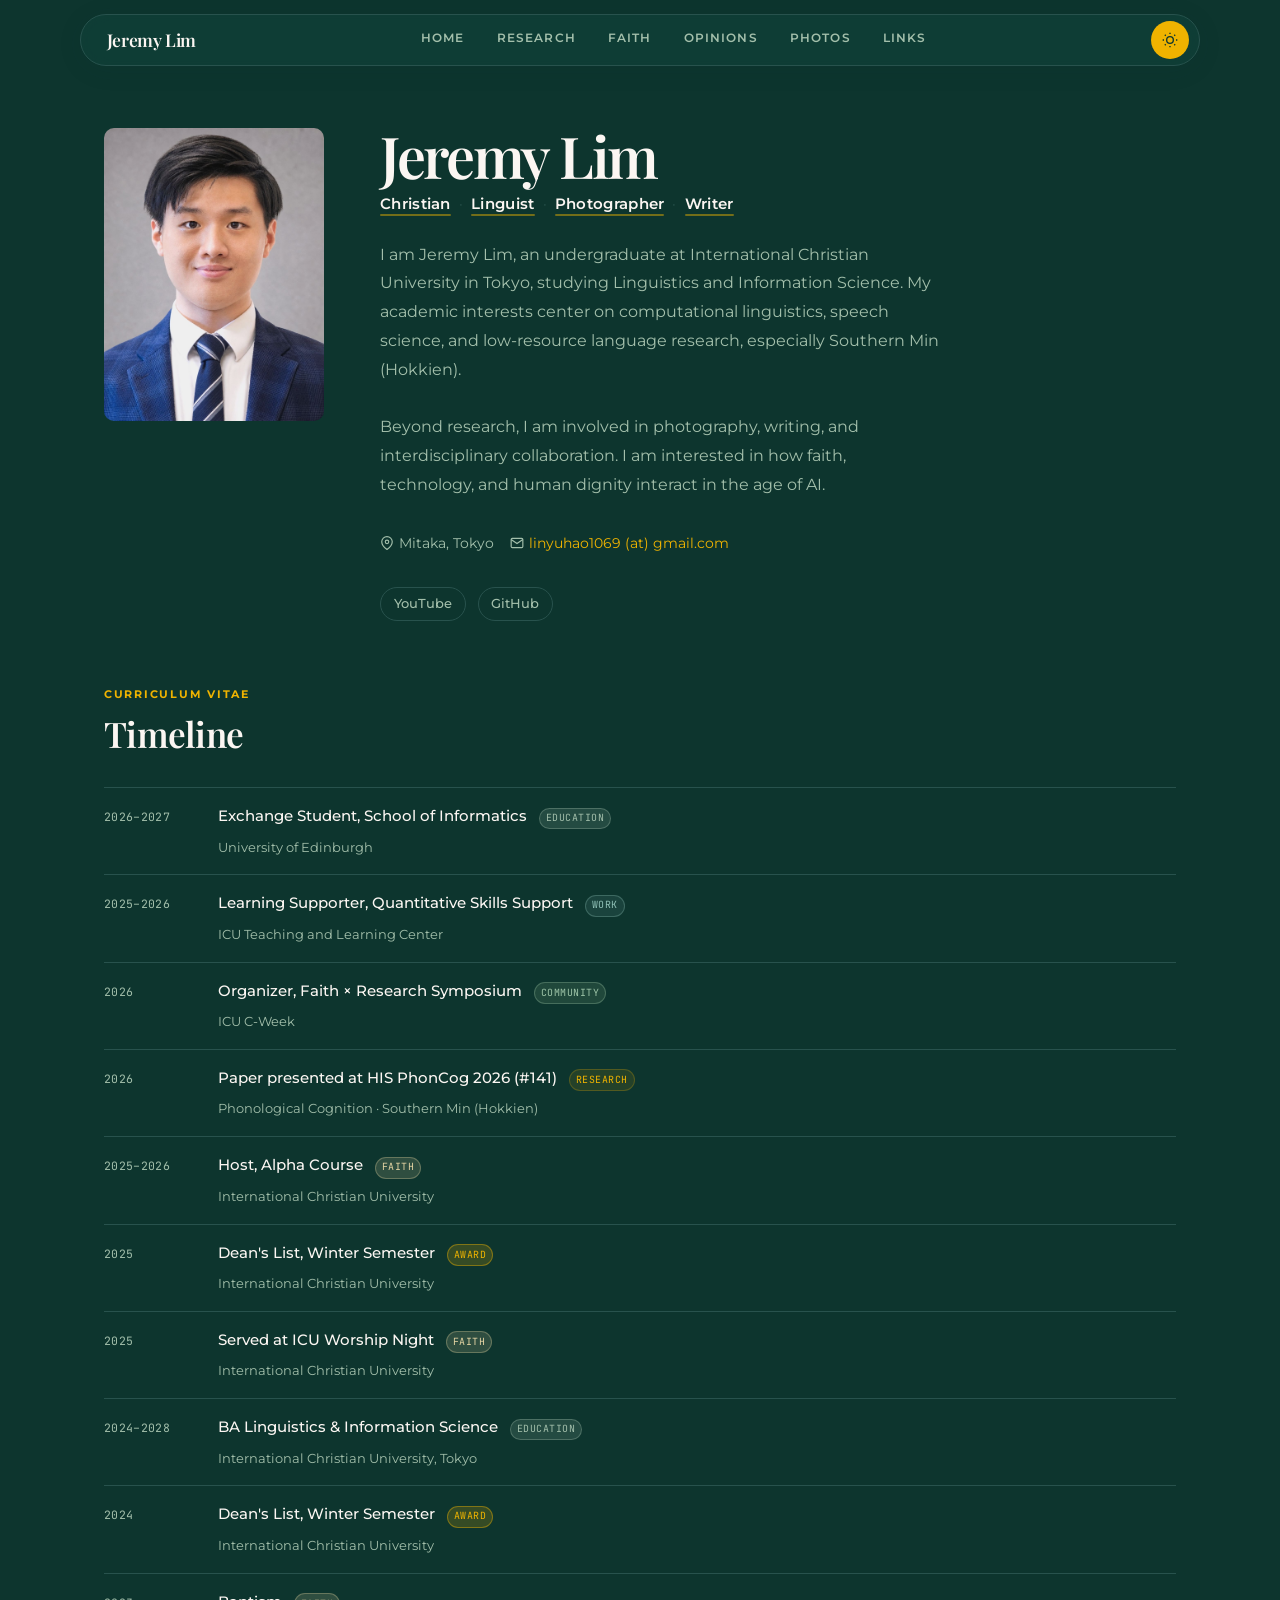
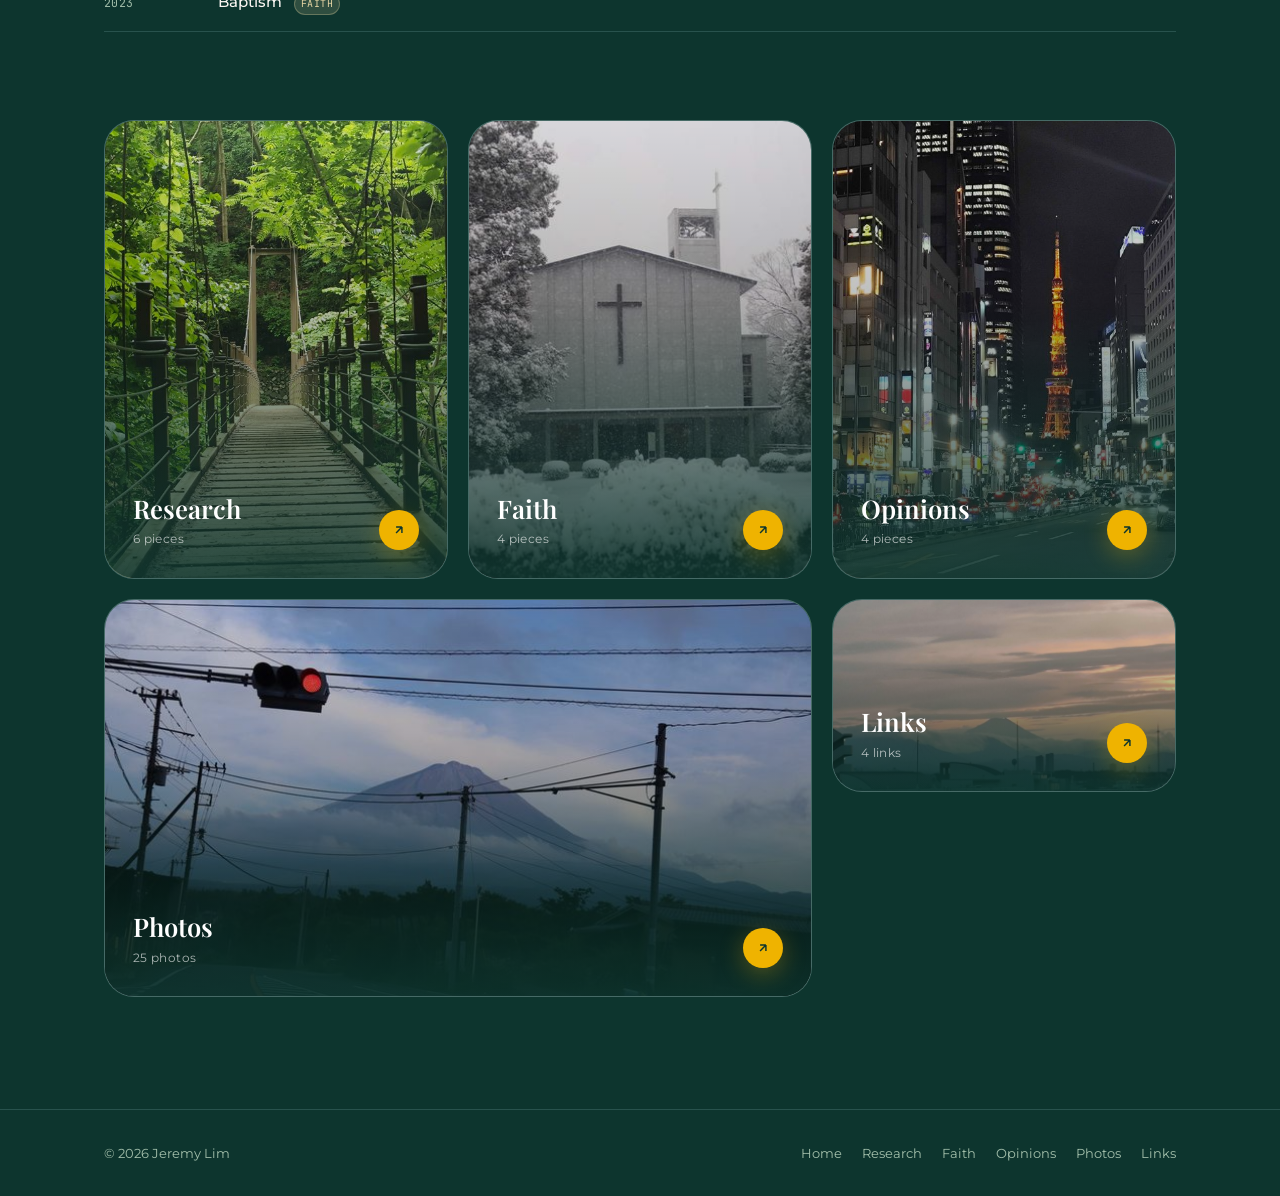
<file: index.html>
<!DOCTYPE html>
<html lang="en" data-theme="light">
<head>
  <meta charset="UTF-8">
  <meta name="viewport" content="width=device-width, initial-scale=1.0">
  <title>Jeremy Lim</title>
  <meta name="description" content="Personal site of Jeremy Lim — linguist, photographer, writer, and Christian.">
  <link rel="preconnect" href="https://fonts.googleapis.com">
  <link rel="preconnect" href="https://fonts.gstatic.com" crossorigin>
  <link href="https://fonts.googleapis.com/css2?family=Montserrat:wght@400;500;600;700&family=Playfair+Display:ital,wght@0,400;0,600;1,400&family=JetBrains+Mono:wght@400&display=swap" rel="stylesheet">
  <link rel="stylesheet" href="css/style.css">
  <script data-role="theme-preload">(function(){try{var t=localStorage.getItem("theme")||"dark";document.documentElement.setAttribute("data-theme",t);}catch(e){}})();</script>
</head>
<body>

  <!-- Navigation -->
  <nav class="nav">
    <div class="nav__inner">
      <a href="index.html" class="nav__logo">Jeremy Lim</a>
      <div class="nav__links">
        <a href="index.html"     class="nav__link">Home</a>
        <a href="research.html"  class="nav__link">Research</a>
        <a href="faith.html"     class="nav__link">Faith</a>
        <a href="opinions.html"  class="nav__link">Opinions</a>
        <a href="gallery.html"   class="nav__link">Photos</a>
        <a href="links.html"     class="nav__link">Links</a>
      </div>
      <div class="nav__controls">
        <button class="theme-btn" aria-label="Toggle theme">
          <svg class="icon-sun"  xmlns="http://www.w3.org/2000/svg" fill="none" viewBox="0 0 24 24" stroke="currentColor" stroke-width="2" style="display:none"><circle cx="12" cy="12" r="5"/><path d="M12 1v2M12 21v2M4.22 4.22l1.42 1.42M18.36 18.36l1.42 1.42M1 12h2M21 12h2M4.22 19.78l1.42-1.42M18.36 5.64l1.42-1.42"/></svg>
          <svg class="icon-moon" xmlns="http://www.w3.org/2000/svg" fill="none" viewBox="0 0 24 24" stroke="currentColor" stroke-width="2"><path d="M21 12.79A9 9 0 1111.21 3 7 7 0 0021 12.79z"/></svg>
        </button>
        <button class="nav__toggle" aria-label="Open menu"><span></span><span></span><span></span></button>
      </div>
    </div>
    <div class="nav__mobile">
      <a href="index.html"    class="nav__link">Home</a>
      <a href="research.html" class="nav__link">Research</a>
      <a href="faith.html"    class="nav__link">Faith</a>
      <a href="opinions.html" class="nav__link">Opinions</a>
      <a href="gallery.html"  class="nav__link">Photos</a>
      <a href="links.html"    class="nav__link">Links</a>
    </div>
  </nav>

  <!-- ===== Profile ===== -->
  <section class="profile">
    <div class="container">
      <div class="profile__grid">

        <div class="profile__photo-wrap reveal">
          <div class="profile__photo" id="profile-photo">Your photo</div>
        </div>

        <div class="reveal">
          <h1 class="profile__name" id="profile-name">Jeremy Lim</h1>
          <p  class="profile__tagline" id="profile-tagline"></p>
          <p  class="profile__bio"    id="profile-bio"></p>

          <div class="profile__meta">
            <span>
              <svg xmlns="http://www.w3.org/2000/svg" width="14" height="14" fill="none" viewBox="0 0 24 24" stroke="currentColor" stroke-width="2"><path d="M21 10c0 7-9 13-9 13s-9-6-9-13a9 9 0 0118 0z"/><circle cx="12" cy="10" r="3"/></svg>
              <span id="profile-location"></span>
            </span>
            <span>
              <svg xmlns="http://www.w3.org/2000/svg" width="14" height="14" fill="none" viewBox="0 0 24 24" stroke="currentColor" stroke-width="2"><path d="M4 4h16c1.1 0 2 .9 2 2v12c0 1.1-.9 2-2 2H4c-1.1 0-2-.9-2-2V6c0-1.1.9-2 2-2z"/><polyline points="22,6 12,13 2,6"/></svg>
              <a href="mailto:" id="profile-email"></a>
            </span>
          </div>

          <div class="profile__socials" id="profile-socials"></div>
        </div>

      </div>
    </div>
  </section>

  <!-- ===== CV Timeline ===== -->
  <section class="cv-section">
    <div class="container">
      <div class="cv-header reveal">
        <div class="section-label">Curriculum Vitae</div>
        <h2 class="section-title">Timeline</h2>
      </div>
      <div class="cv-list reveal" id="cv-list"></div>
    </div>
  </section>

  <!-- ===== Section cards ===== -->
  <section class="modules">
    <div class="container">
      <div class="modules__grid">

        <a href="research.html" class="module-card" data-module="research">
          <div class="module-card__bg"></div>
          <div class="module-card__overlay">
            <div>
              <div class="module-card__title">Research</div>
              <div class="module-card__sub"></div>
            </div>
          </div>
          <div class="module-card__arrow"><svg xmlns="http://www.w3.org/2000/svg" width="14" height="14" fill="none" viewBox="0 0 24 24" stroke="currentColor" stroke-width="2.5"><path d="M7 17L17 7M17 7H7M17 7v10"/></svg></div>
        </a>

        <a href="faith.html" class="module-card" data-module="faith">
          <div class="module-card__bg"></div>
          <div class="module-card__overlay">
            <div>
              <div class="module-card__title">Faith</div>
              <div class="module-card__sub"></div>
            </div>
          </div>
          <div class="module-card__arrow"><svg xmlns="http://www.w3.org/2000/svg" width="14" height="14" fill="none" viewBox="0 0 24 24" stroke="currentColor" stroke-width="2.5"><path d="M7 17L17 7M17 7H7M17 7v10"/></svg></div>
        </a>

        <a href="opinions.html" class="module-card" data-module="opinions">
          <div class="module-card__bg"></div>
          <div class="module-card__overlay">
            <div>
              <div class="module-card__title">Opinions</div>
              <div class="module-card__sub"></div>
            </div>
          </div>
          <div class="module-card__arrow"><svg xmlns="http://www.w3.org/2000/svg" width="14" height="14" fill="none" viewBox="0 0 24 24" stroke="currentColor" stroke-width="2.5"><path d="M7 17L17 7M17 7H7M17 7v10"/></svg></div>
        </a>

        <a href="gallery.html" class="module-card" data-module="photos">
          <div class="module-card__bg"></div>
          <div class="module-card__overlay">
            <div>
              <div class="module-card__title">Photos</div>
              <div class="module-card__sub"></div>
            </div>
          </div>
          <div class="module-card__arrow"><svg xmlns="http://www.w3.org/2000/svg" width="14" height="14" fill="none" viewBox="0 0 24 24" stroke="currentColor" stroke-width="2.5"><path d="M7 17L17 7M17 7H7M17 7v10"/></svg></div>
        </a>

        <a href="links.html" class="module-card" data-module="links">
          <div class="module-card__bg"></div>
          <div class="module-card__overlay">
            <div>
              <div class="module-card__title">Links</div>
              <div class="module-card__sub"></div>
            </div>
          </div>
          <div class="module-card__arrow"><svg xmlns="http://www.w3.org/2000/svg" width="14" height="14" fill="none" viewBox="0 0 24 24" stroke="currentColor" stroke-width="2.5"><path d="M7 17L17 7M17 7H7M17 7v10"/></svg></div>
        </a>

      </div>
    </div>
  </section>

  <!-- Footer -->
  <footer class="footer">
    <div class="container">
      <div class="footer__inner">
        <span>&copy; <span id="yr"></span> Jeremy Lim</span>
        <div class="footer__links">
          <a href="index.html">Home</a>
          <a href="research.html">Research</a>
          <a href="faith.html">Faith</a>
          <a href="opinions.html">Opinions</a>
          <a href="gallery.html">Photos</a>
          <a href="links.html">Links</a>
        </div>
      </div>
    </div>
  </footer>

  <button class="back-to-top" aria-label="Back to top">
    <svg xmlns="http://www.w3.org/2000/svg" width="16" height="16" fill="none" viewBox="0 0 24 24" stroke="currentColor" stroke-width="2.5"><polyline points="18 15 12 9 6 15"/></svg>
  </button>

  <script src="js/app.js"></script>
  <script>document.getElementById('yr').textContent = new Date().getFullYear();</script>
</body>
</html>
</file>
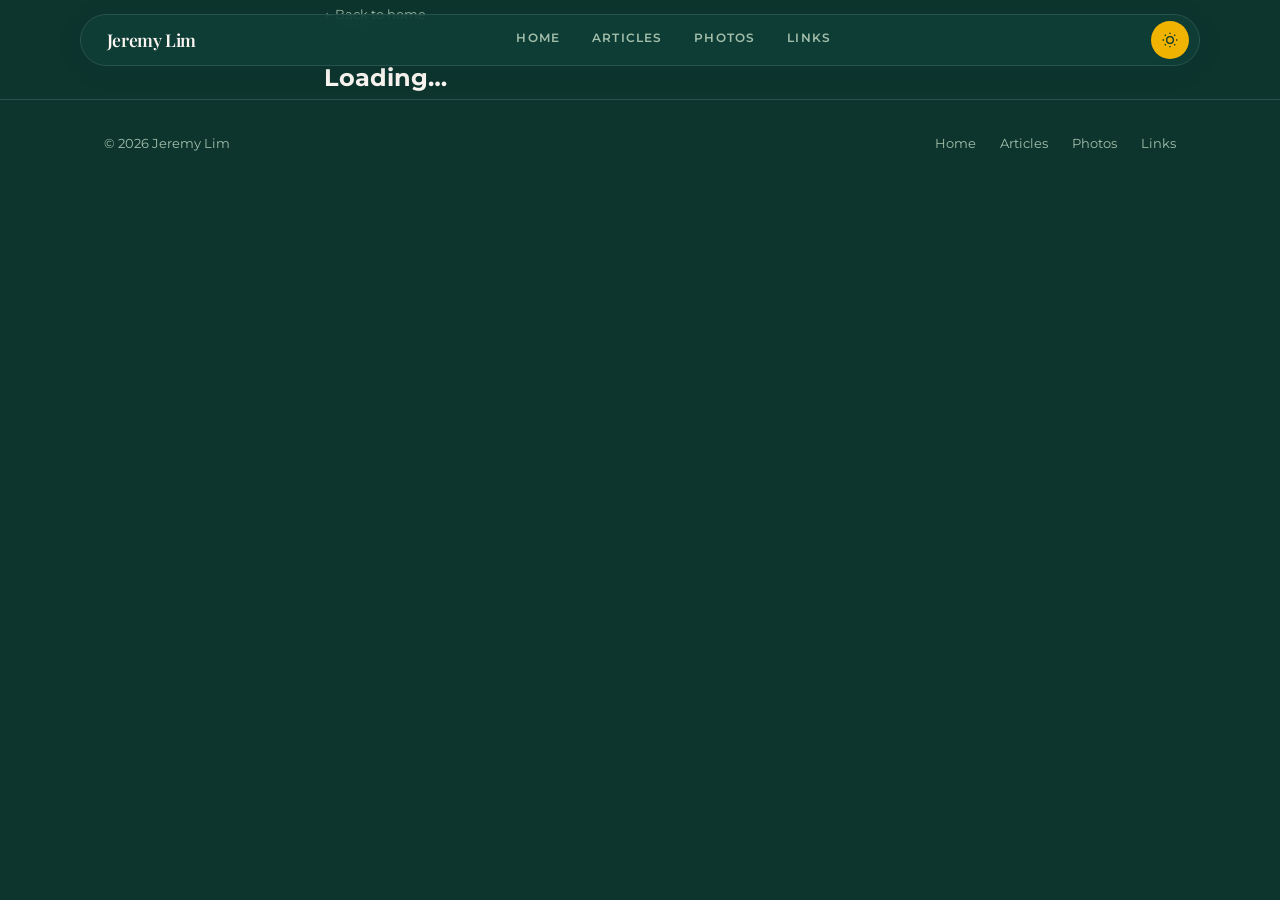
<file: about.html>
<!DOCTYPE html>
<html lang="en" data-theme="light">
<head>
  <meta charset="UTF-8">
  <meta name="viewport" content="width=device-width, initial-scale=1.0">
  <title>About — Jeremy Lim</title>
  <link rel="preconnect" href="https://fonts.googleapis.com">
  <link rel="preconnect" href="https://fonts.gstatic.com" crossorigin>
  <link href="https://fonts.googleapis.com/css2?family=Montserrat:wght@400;500;600;700&family=Playfair+Display:ital,wght@0,400;0,600;1,400&family=JetBrains+Mono:wght@400&display=swap" rel="stylesheet">
  <link rel="stylesheet" href="css/style.css">
  <script data-role="theme-preload">(function(){try{var t=localStorage.getItem("theme")||"dark";document.documentElement.setAttribute("data-theme",t);}catch(e){}})();</script>
</head>
<body>

  <nav class="nav">
    <div class="nav__inner">
      <a href="index.html" class="nav__logo">Jeremy Lim</a>
      <div class="nav__links">
        <a href="index.html"    class="nav__link">Home</a>
        <a href="articles.html" class="nav__link">Articles</a>
        <a href="gallery.html"  class="nav__link">Photos</a>
        <a href="links.html"    class="nav__link">Links</a>
      </div>
      <div class="nav__controls">
        <button class="theme-btn" aria-label="Toggle theme">
          <svg class="icon-sun"  xmlns="http://www.w3.org/2000/svg" fill="none" viewBox="0 0 24 24" stroke="currentColor" stroke-width="2" style="display:none"><circle cx="12" cy="12" r="5"/><path d="M12 1v2M12 21v2M4.22 4.22l1.42 1.42M18.36 18.36l1.42 1.42M1 12h2M21 12h2M4.22 19.78l1.42-1.42M18.36 5.64l1.42-1.42"/></svg>
          <svg class="icon-moon" xmlns="http://www.w3.org/2000/svg" fill="none" viewBox="0 0 24 24" stroke="currentColor" stroke-width="2"><path d="M21 12.79A9 9 0 1111.21 3 7 7 0 0021 12.79z"/></svg>
        </button>
        <button class="nav__toggle" aria-label="Open menu"><span></span><span></span><span></span></button>
      </div>
    </div>
    <div class="nav__mobile">
      <a href="index.html"    class="nav__link">Home</a>
      <a href="articles.html" class="nav__link">Articles</a>
      <a href="gallery.html"  class="nav__link">Photos</a>
      <a href="links.html"    class="nav__link">Links</a>
    </div>
  </nav>

  <article class="role">
    <div class="container container--narrow">
      <a href="index.html" class="reader__back">&larr; Back to home</a>

      <!-- Switch between the four facets without going back to the homepage -->
      <nav class="role-switch" id="role-switch" aria-label="Sections"></nav>

      <div class="role__hero" id="role-hero" style="display:none"></div>
      <h1 class="role__title" id="role-title">Loading…</h1>
      <p  class="role__lead"  id="role-lead"></p>
      <div class="prose"      id="role-body"></div>
      <div class="role__links" id="role-links"></div>
    </div>
  </article>

  <footer class="footer">
    <div class="container">
      <div class="footer__inner">
        <span>&copy; <span id="yr"></span> Jeremy Lim</span>
        <div style="display:flex;gap:1.5rem;">
          <a href="index.html">Home</a>
          <a href="articles.html">Articles</a>
          <a href="gallery.html">Photos</a>
          <a href="links.html">Links</a>
        </div>
      </div>
    </div>
  </footer>

  <button class="back-to-top" aria-label="Back to top">
    <svg xmlns="http://www.w3.org/2000/svg" width="16" height="16" fill="none" viewBox="0 0 24 24" stroke="currentColor" stroke-width="2.5"><polyline points="18 15 12 9 6 15"/></svg>
  </button>

  <script src="js/app.js"></script>
  <script>document.getElementById('yr').textContent = new Date().getFullYear();</script>
</body>
</html>
</file>
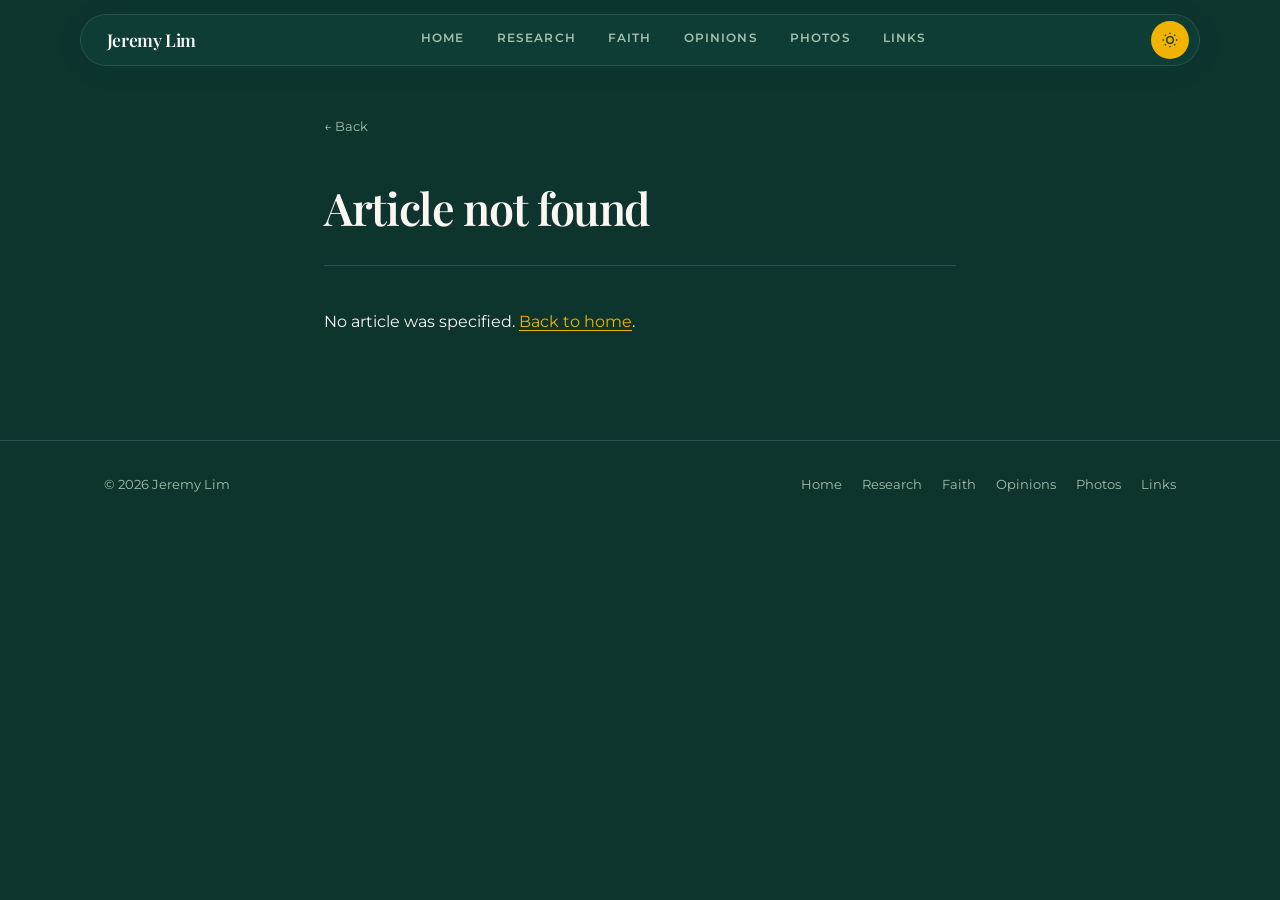
<file: article.html>
<!DOCTYPE html>
<html lang="en" data-theme="light">
<head>
  <meta charset="UTF-8">
  <meta name="viewport" content="width=device-width, initial-scale=1.0">
  <title>Article — Jeremy Lim</title>
  <link rel="preconnect" href="https://fonts.googleapis.com">
  <link rel="preconnect" href="https://fonts.gstatic.com" crossorigin>
  <link href="https://fonts.googleapis.com/css2?family=Montserrat:wght@400;500;600;700&family=Playfair+Display:ital,wght@0,400;0,600;1,400&family=JetBrains+Mono:wght@400&display=swap" rel="stylesheet">
  <link rel="stylesheet" href="css/style.css">
  <script data-role="theme-preload">(function(){try{var t=localStorage.getItem("theme")||"dark";document.documentElement.setAttribute("data-theme",t);}catch(e){}})();</script>
</head>
<body>

  <nav class="nav">
    <div class="nav__inner">
      <a href="index.html" class="nav__logo">Jeremy Lim</a>
      <div class="nav__links">
        <a href="index.html"     class="nav__link">Home</a>
        <a href="research.html"  class="nav__link">Research</a>
        <a href="faith.html"     class="nav__link">Faith</a>
        <a href="opinions.html"  class="nav__link">Opinions</a>
        <a href="gallery.html"   class="nav__link">Photos</a>
        <a href="links.html"     class="nav__link">Links</a>
      </div>
      <div class="nav__controls">
        <button class="theme-btn" aria-label="Toggle theme">
          <svg class="icon-sun"  xmlns="http://www.w3.org/2000/svg" fill="none" viewBox="0 0 24 24" stroke="currentColor" stroke-width="2" style="display:none"><circle cx="12" cy="12" r="5"/><path d="M12 1v2M12 21v2M4.22 4.22l1.42 1.42M18.36 18.36l1.42 1.42M1 12h2M21 12h2M4.22 19.78l1.42-1.42M18.36 5.64l1.42-1.42"/></svg>
          <svg class="icon-moon" xmlns="http://www.w3.org/2000/svg" fill="none" viewBox="0 0 24 24" stroke="currentColor" stroke-width="2"><path d="M21 12.79A9 9 0 1111.21 3 7 7 0 0021 12.79z"/></svg>
        </button>
        <button class="nav__toggle" aria-label="Open menu"><span></span><span></span><span></span></button>
      </div>
    </div>
    <div class="nav__mobile">
      <a href="index.html"    class="nav__link">Home</a>
      <a href="research.html" class="nav__link">Research</a>
      <a href="faith.html"    class="nav__link">Faith</a>
      <a href="opinions.html" class="nav__link">Opinions</a>
      <a href="gallery.html"  class="nav__link">Photos</a>
      <a href="links.html"    class="nav__link">Links</a>
    </div>
  </nav>

  <!-- Reading progress -->
  <div class="read-progress"><div class="read-progress__bar" id="read-bar"></div></div>

  <article class="reader">
    <div class="container container--narrow">
      <a href="index.html" class="reader__back">&larr; Back</a>
      <div class="reader__hero" id="reader-hero" style="display:none"></div>
      <div class="reader__meta" id="reader-meta"></div>
      <h1 class="reader__title" id="reader-title">Loading…</h1>
      <div class="reader__pdf" id="reader-pdf" style="display:none"></div>
      <div class="prose" id="reader-body"></div>
    </div>
  </article>

  <footer class="footer">
    <div class="container">
      <div class="footer__inner">
        <span>&copy; <span id="yr"></span> Jeremy Lim</span>
        <div class="footer__links">
          <a href="index.html">Home</a>
          <a href="research.html">Research</a>
          <a href="faith.html">Faith</a>
          <a href="opinions.html">Opinions</a>
          <a href="gallery.html">Photos</a>
          <a href="links.html">Links</a>
        </div>
      </div>
    </div>
  </footer>

  <button class="back-to-top" aria-label="Back to top">
    <svg xmlns="http://www.w3.org/2000/svg" width="16" height="16" fill="none" viewBox="0 0 24 24" stroke="currentColor" stroke-width="2.5"><polyline points="18 15 12 9 6 15"/></svg>
  </button>

  <script src="js/app.js"></script>
  <script>document.getElementById('yr').textContent = new Date().getFullYear();</script>
</body>
</html>
</file>
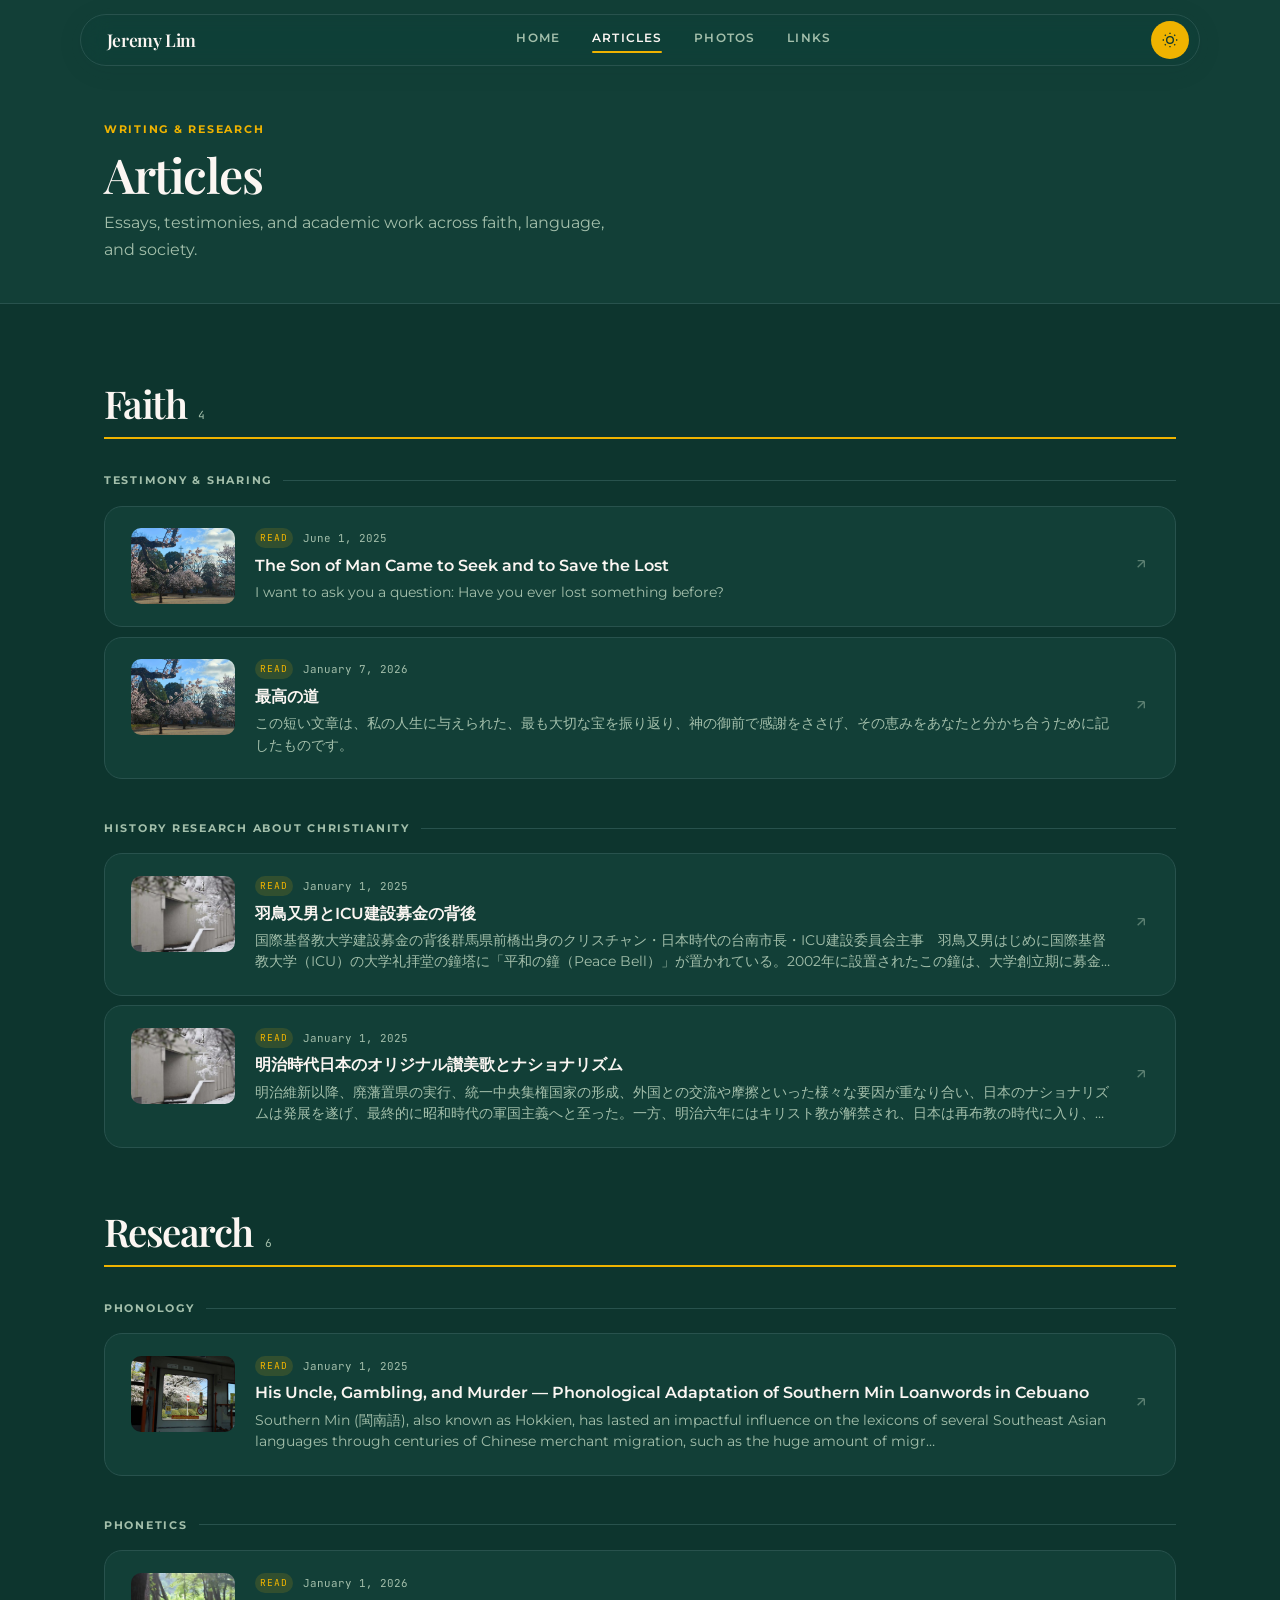
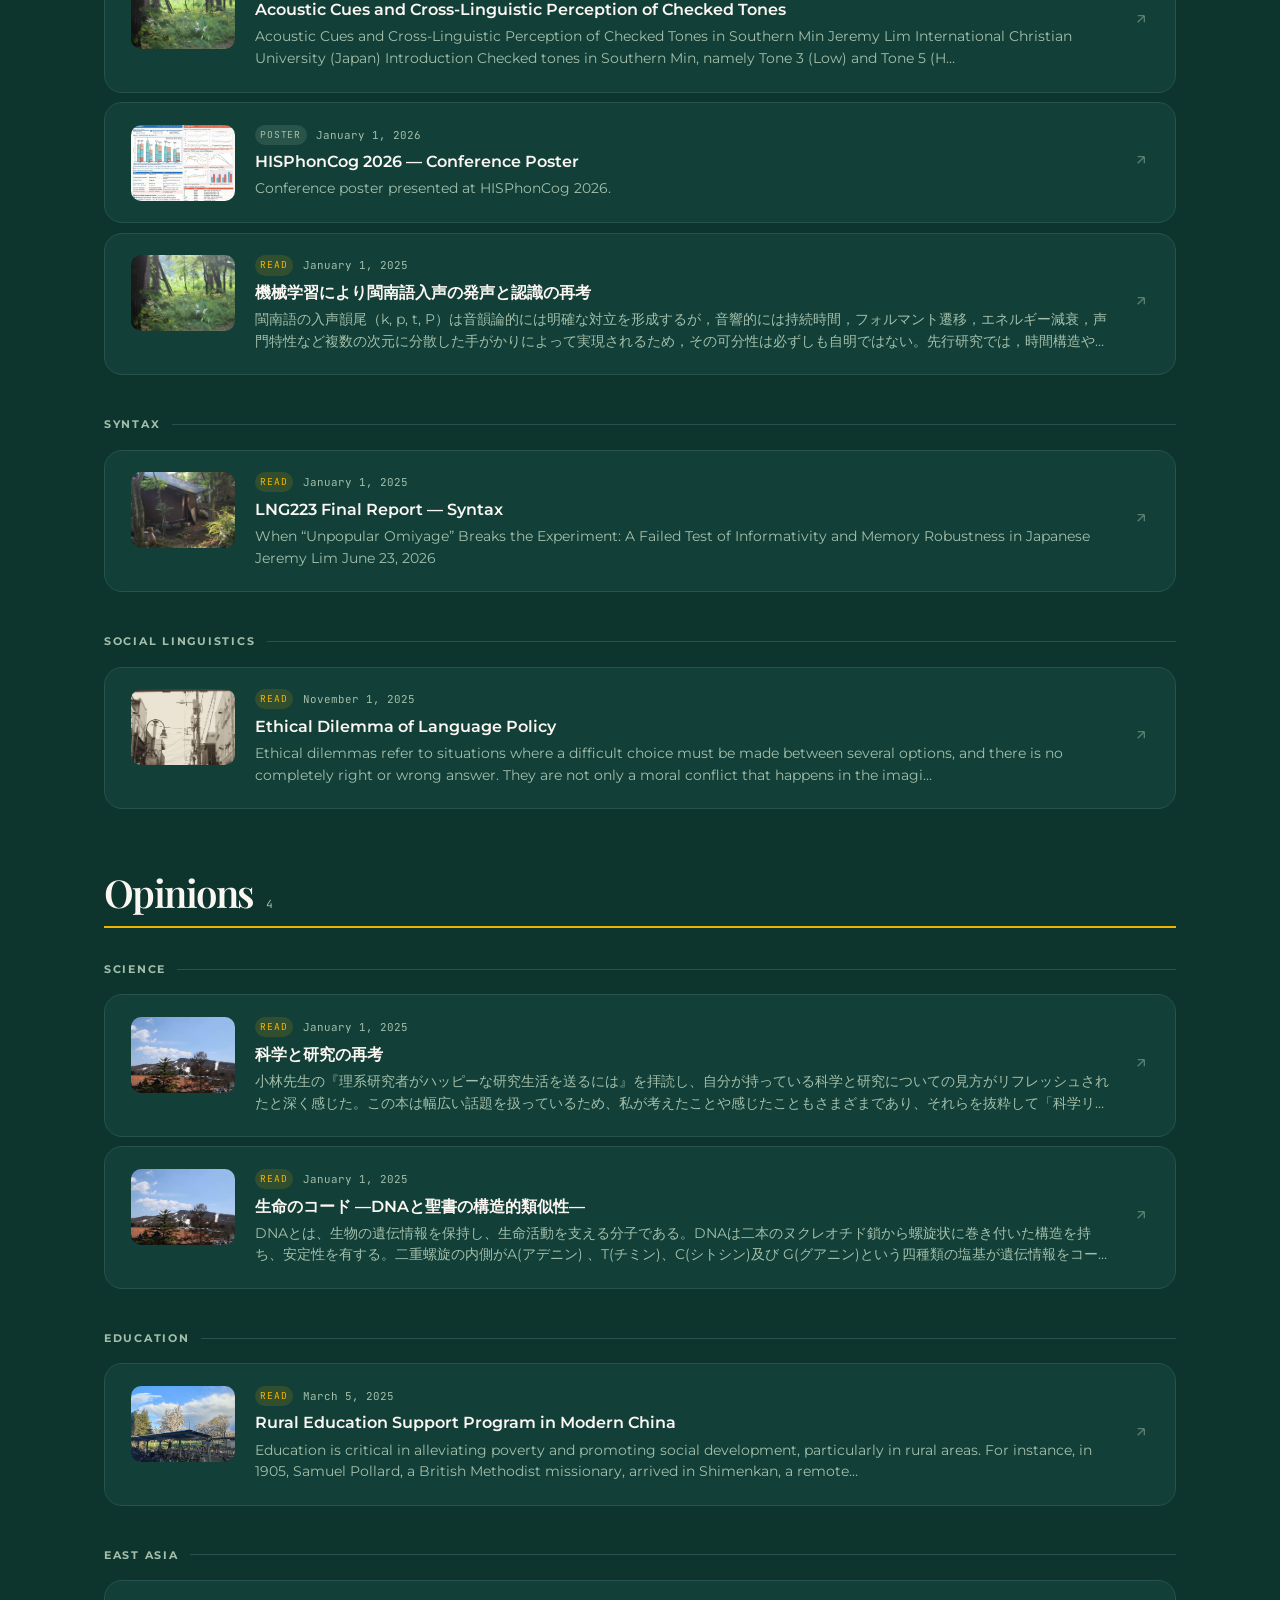
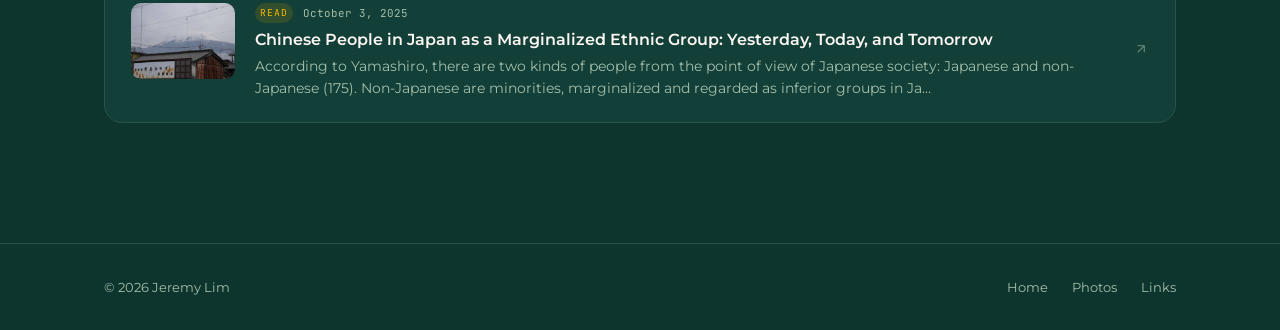
<file: articles.html>
<!DOCTYPE html>
<html lang="en" data-theme="light">
<head>
  <meta charset="UTF-8">
  <meta name="viewport" content="width=device-width, initial-scale=1.0">
  <title>Articles — Jeremy Lim</title>
  <meta name="description" content="Writing on Christian faith, linguistics, education, and East Asia by Jeremy Lim.">
  <link rel="preconnect" href="https://fonts.googleapis.com">
  <link rel="preconnect" href="https://fonts.gstatic.com" crossorigin>
  <link href="https://fonts.googleapis.com/css2?family=Montserrat:wght@400;500;600;700&family=Playfair+Display:ital,wght@0,400;0,600;1,400&family=JetBrains+Mono:wght@400&display=swap" rel="stylesheet">
  <link rel="stylesheet" href="css/style.css">
  <script data-role="theme-preload">(function(){try{var t=localStorage.getItem("theme")||"dark";document.documentElement.setAttribute("data-theme",t);}catch(e){}})();</script>
</head>
<body>

  <nav class="nav">
    <div class="nav__inner">
      <a href="index.html" class="nav__logo">Jeremy Lim</a>
      <div class="nav__links">
        <a href="index.html"    class="nav__link">Home</a>
        <a href="articles.html" class="nav__link nav__link--active">Articles</a>
        <a href="gallery.html"  class="nav__link">Photos</a>
        <a href="links.html"    class="nav__link">Links</a>
      </div>
      <div class="nav__controls">
        <button class="theme-btn" aria-label="Toggle theme">
          <svg class="icon-sun"  xmlns="http://www.w3.org/2000/svg" fill="none" viewBox="0 0 24 24" stroke="currentColor" stroke-width="2" style="display:none"><circle cx="12" cy="12" r="5"/><path d="M12 1v2M12 21v2M4.22 4.22l1.42 1.42M18.36 18.36l1.42 1.42M1 12h2M21 12h2M4.22 19.78l1.42-1.42M18.36 5.64l1.42-1.42"/></svg>
          <svg class="icon-moon" xmlns="http://www.w3.org/2000/svg" fill="none" viewBox="0 0 24 24" stroke="currentColor" stroke-width="2"><path d="M21 12.79A9 9 0 1111.21 3 7 7 0 0021 12.79z"/></svg>
        </button>
        <button class="nav__toggle" aria-label="Open menu"><span></span><span></span><span></span></button>
      </div>
    </div>
    <div class="nav__mobile">
      <a href="index.html"    class="nav__link">Home</a>
      <a href="articles.html" class="nav__link">Articles</a>
      <a href="gallery.html"  class="nav__link">Photos</a>
      <a href="links.html"    class="nav__link">Links</a>
    </div>
  </nav>

  <header class="page-header">
    <div class="container">
      <div class="section-label">Writing &amp; Research</div>
      <h1>Articles</h1>
      <p>Essays, testimonies, and academic work across faith, language, and society.</p>
    </div>
  </header>

  <!-- Category columns -->
  <section class="cat-cols-wrap">
    <div class="container">
      <div class="cat-cols" id="cat-cols">
        <a href="#christian-faith" class="cat-col" data-cat="christian-faith">
          <span class="cat-col__name">Christian Faith</span>
          <span class="cat-col__subs"></span>
          <span class="cat-col__count"></span>
        </a>
        <a href="#linguistics" class="cat-col" data-cat="linguistics">
          <span class="cat-col__name">Linguistics</span>
          <span class="cat-col__subs"></span>
          <span class="cat-col__count"></span>
        </a>
        <a href="#random-topics" class="cat-col" data-cat="random-topics">
          <span class="cat-col__name">Random Topics</span>
          <span class="cat-col__subs"></span>
          <span class="cat-col__count"></span>
        </a>
      </div>
    </div>
  </section>

  <section class="articles">
    <div class="container">
      <div id="articles-index"></div>
    </div>
  </section>

  <footer class="footer">
    <div class="container">
      <div class="footer__inner">
        <span>&copy; <span id="yr"></span> Jeremy Lim</span>
        <div style="display:flex;gap:1.5rem;">
          <a href="index.html">Home</a>
          <a href="gallery.html">Photos</a>
          <a href="links.html">Links</a>
        </div>
      </div>
    </div>
  </footer>

  <button class="back-to-top" aria-label="Back to top">
    <svg xmlns="http://www.w3.org/2000/svg" width="16" height="16" fill="none" viewBox="0 0 24 24" stroke="currentColor" stroke-width="2.5"><polyline points="18 15 12 9 6 15"/></svg>
  </button>

  <script src="js/app.js"></script>
  <script>document.getElementById('yr').textContent = new Date().getFullYear();</script>
</body>
</html>
</file>
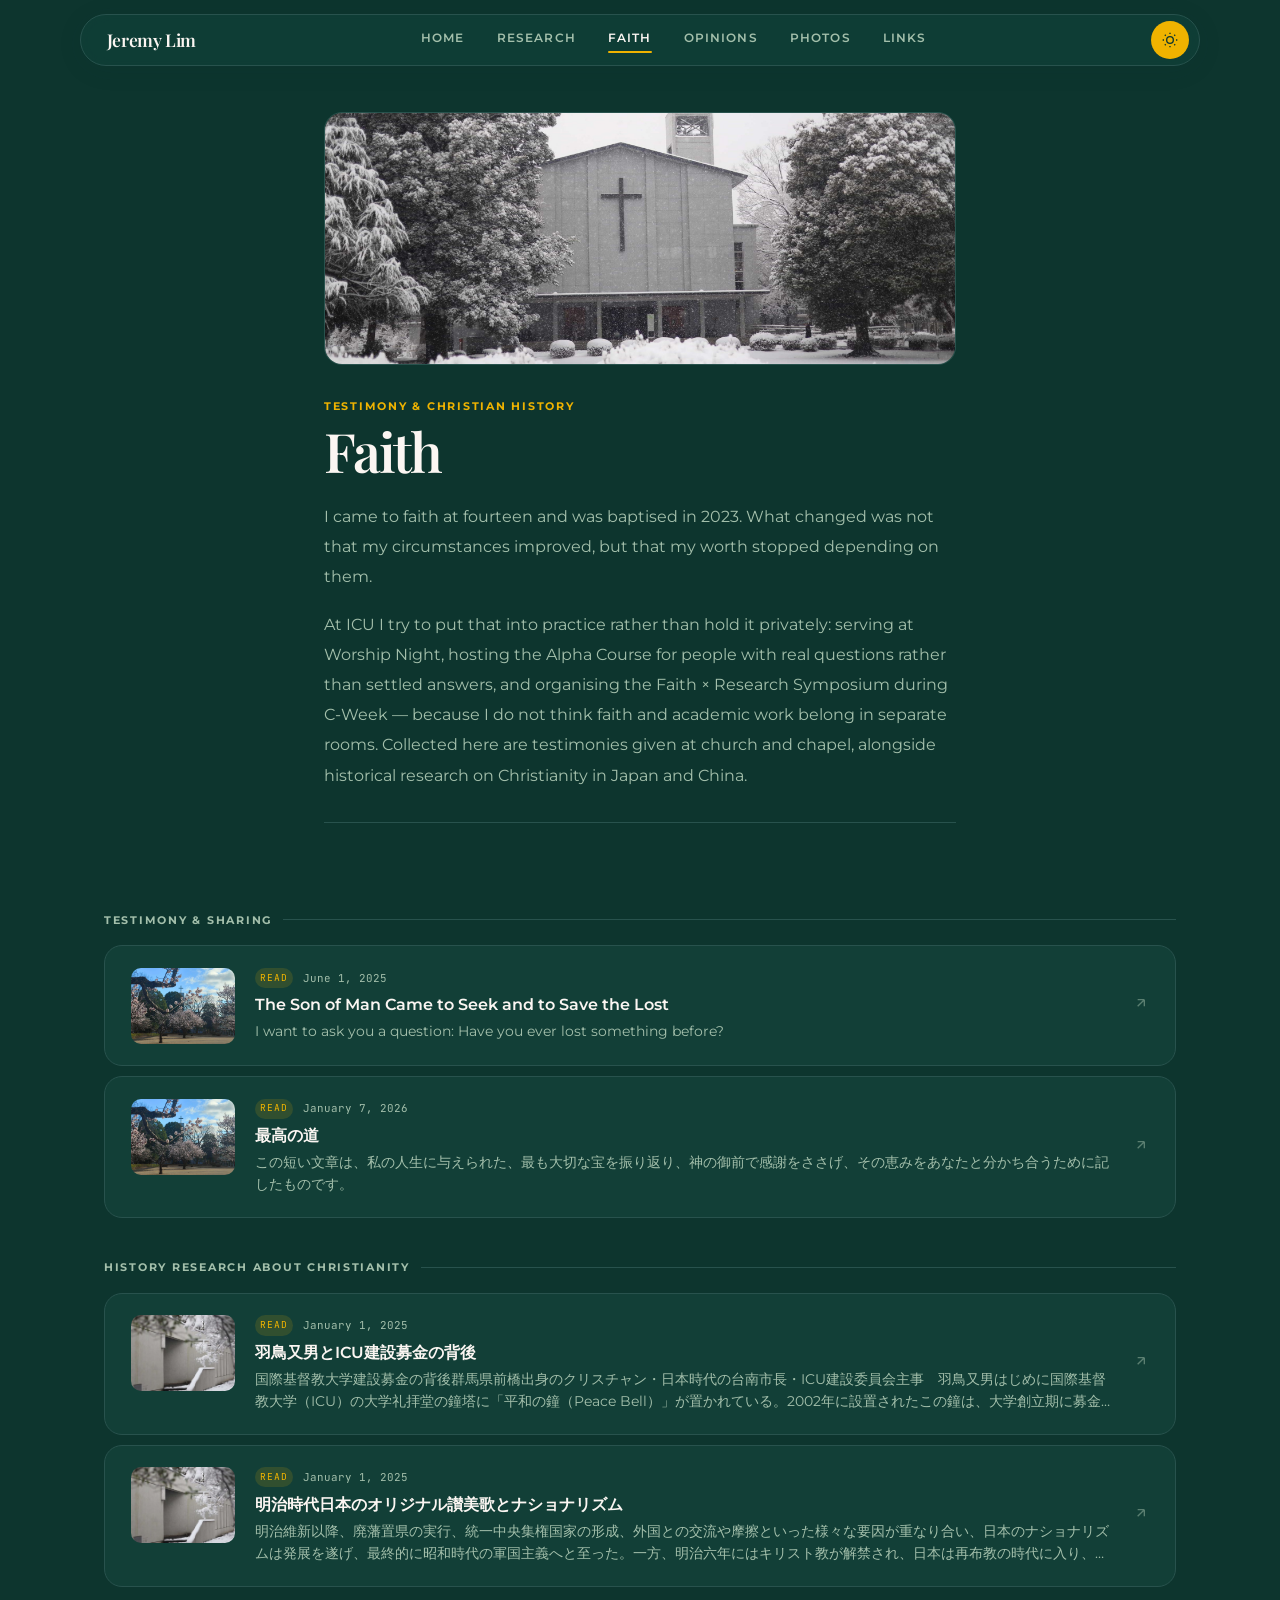
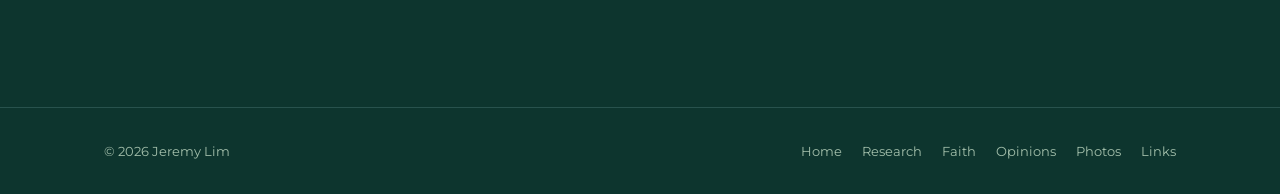
<file: faith.html>
<!DOCTYPE html>
<html lang="en" data-theme="light">
<head>
  <meta charset="UTF-8">
  <meta name="viewport" content="width=device-width, initial-scale=1.0">
  <title>Faith — Jeremy Lim</title>
  <meta name="description" content="Testimony, talks and historical research on Christianity by Jeremy Lim.">
  <link rel="preconnect" href="https://fonts.googleapis.com">
  <link rel="preconnect" href="https://fonts.gstatic.com" crossorigin>
  <link href="https://fonts.googleapis.com/css2?family=Montserrat:wght@400;500;600;700&family=Playfair+Display:ital,wght@0,400;0,600;1,400&family=JetBrains+Mono:wght@400&display=swap" rel="stylesheet">
  <link rel="stylesheet" href="css/style.css">
  <script data-role="theme-preload">(function(){try{var t=localStorage.getItem("theme")||"dark";document.documentElement.setAttribute("data-theme",t);}catch(e){}})();</script>
</head>
<body data-section="faith" data-category="Faith">

  <nav class="nav">
    <div class="nav__inner">
      <a href="index.html" class="nav__logo">Jeremy Lim</a>
      <div class="nav__links">
        <a href="index.html"     class="nav__link">Home</a>
        <a href="research.html"  class="nav__link">Research</a>
        <a href="faith.html"     class="nav__link nav__link--active">Faith</a>
        <a href="opinions.html"  class="nav__link">Opinions</a>
        <a href="gallery.html"   class="nav__link">Photos</a>
        <a href="links.html"     class="nav__link">Links</a>
      </div>
      <div class="nav__controls">
        <button class="theme-btn" aria-label="Toggle theme">
          <svg class="icon-sun"  xmlns="http://www.w3.org/2000/svg" fill="none" viewBox="0 0 24 24" stroke="currentColor" stroke-width="2" style="display:none"><circle cx="12" cy="12" r="5"/><path d="M12 1v2M12 21v2M4.22 4.22l1.42 1.42M18.36 18.36l1.42 1.42M1 12h2M21 12h2M4.22 19.78l1.42-1.42M18.36 5.64l1.42-1.42"/></svg>
          <svg class="icon-moon" xmlns="http://www.w3.org/2000/svg" fill="none" viewBox="0 0 24 24" stroke="currentColor" stroke-width="2"><path d="M21 12.79A9 9 0 1111.21 3 7 7 0 0021 12.79z"/></svg>
        </button>
        <button class="nav__toggle" aria-label="Open menu"><span></span><span></span><span></span></button>
      </div>
    </div>
    <div class="nav__mobile">
      <a href="index.html"    class="nav__link">Home</a>
      <a href="research.html" class="nav__link">Research</a>
      <a href="faith.html"    class="nav__link">Faith</a>
      <a href="opinions.html" class="nav__link">Opinions</a>
      <a href="gallery.html"  class="nav__link">Photos</a>
      <a href="links.html"    class="nav__link">Links</a>
    </div>
  </nav>

  <header class="section-head">
    <div class="container container--narrow">
      <div class="section-head__cover" id="section-cover" style="display:none"></div>
      <div class="section-label" id="section-label"></div>
      <h1 class="section-head__title" id="section-title">Faith</h1>
      <div class="section-head__intro" id="section-intro"></div>
    </div>
  </header>

  <section class="articles">
    <div class="container">
      <div id="section-list"></div>
    </div>
  </section>

  <footer class="footer">
    <div class="container">
      <div class="footer__inner">
        <span>&copy; <span id="yr"></span> Jeremy Lim</span>
        <div class="footer__links">
          <a href="index.html">Home</a>
          <a href="research.html">Research</a>
          <a href="faith.html">Faith</a>
          <a href="opinions.html">Opinions</a>
          <a href="gallery.html">Photos</a>
          <a href="links.html">Links</a>
        </div>
      </div>
    </div>
  </footer>

  <button class="back-to-top" aria-label="Back to top">
    <svg xmlns="http://www.w3.org/2000/svg" width="16" height="16" fill="none" viewBox="0 0 24 24" stroke="currentColor" stroke-width="2.5"><polyline points="18 15 12 9 6 15"/></svg>
  </button>

  <script src="js/app.js"></script>
  <script>document.getElementById('yr').textContent = new Date().getFullYear();</script>
</body>
</html>
</file>
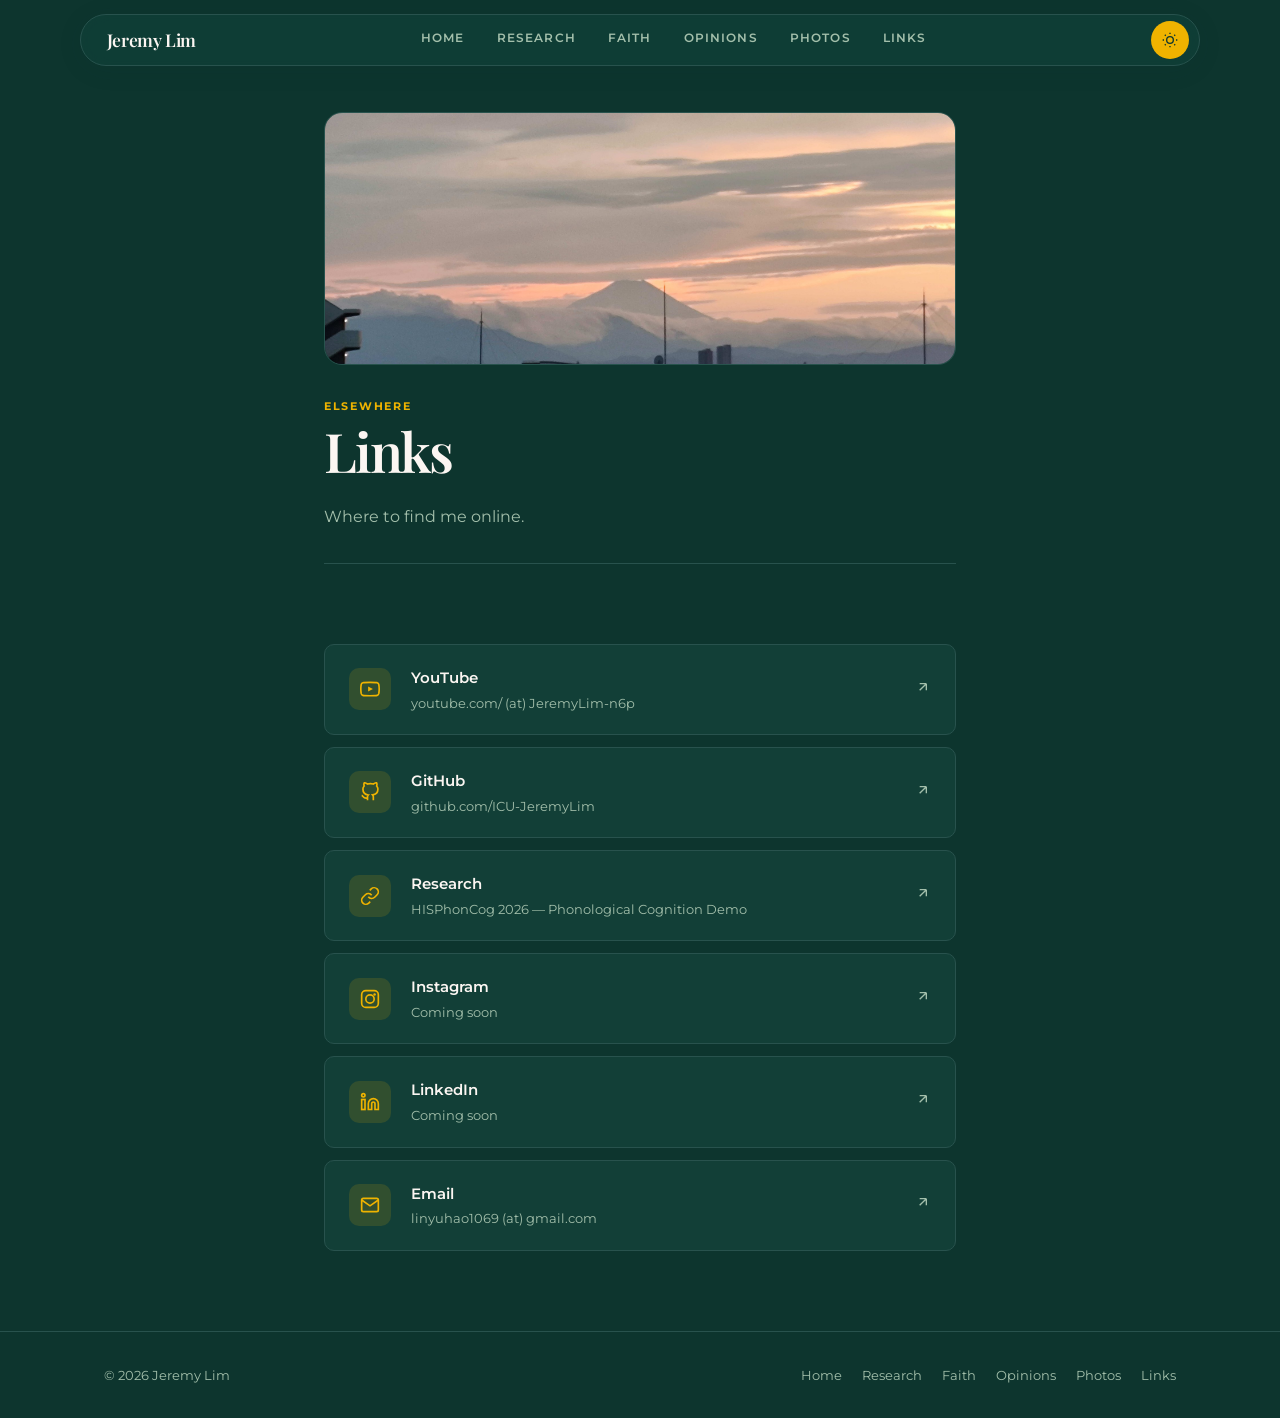
<file: links.html>
<!DOCTYPE html>
<html lang="en" data-theme="light">
<head>
  <meta charset="UTF-8">
  <meta name="viewport" content="width=device-width, initial-scale=1.0">
  <title>Links — Jeremy Lim</title>
  <meta name="description" content="Links and social media by Jeremy Lim.">
  <link rel="preconnect" href="https://fonts.googleapis.com">
  <link rel="preconnect" href="https://fonts.gstatic.com" crossorigin>
  <link href="https://fonts.googleapis.com/css2?family=Montserrat:wght@400;500;600;700&family=Playfair+Display:ital,wght@0,400;0,600;1,400&family=JetBrains+Mono:wght@400&display=swap" rel="stylesheet">
  <link rel="stylesheet" href="css/style.css">
  <script data-role="theme-preload">(function(){try{var t=localStorage.getItem("theme")||"dark";document.documentElement.setAttribute("data-theme",t);}catch(e){}})();</script>
</head>
<body data-section="links">

  <nav class="nav">
    <div class="nav__inner">
      <a href="index.html" class="nav__logo">Jeremy Lim</a>
      <div class="nav__links">
        <a href="index.html"     class="nav__link">Home</a>
        <a href="research.html"  class="nav__link">Research</a>
        <a href="faith.html"     class="nav__link">Faith</a>
        <a href="opinions.html"  class="nav__link">Opinions</a>
        <a href="gallery.html"   class="nav__link">Photos</a>
        <a href="links.html"     class="nav__link">Links</a>
      </div>
      <div class="nav__controls">
        <button class="theme-btn" aria-label="Toggle theme">
          <svg class="icon-sun"  xmlns="http://www.w3.org/2000/svg" fill="none" viewBox="0 0 24 24" stroke="currentColor" stroke-width="2" style="display:none"><circle cx="12" cy="12" r="5"/><path d="M12 1v2M12 21v2M4.22 4.22l1.42 1.42M18.36 18.36l1.42 1.42M1 12h2M21 12h2M4.22 19.78l1.42-1.42M18.36 5.64l1.42-1.42"/></svg>
          <svg class="icon-moon" xmlns="http://www.w3.org/2000/svg" fill="none" viewBox="0 0 24 24" stroke="currentColor" stroke-width="2"><path d="M21 12.79A9 9 0 1111.21 3 7 7 0 0021 12.79z"/></svg>
        </button>
        <button class="nav__toggle" aria-label="Open menu"><span></span><span></span><span></span></button>
      </div>
    </div>
    <div class="nav__mobile">
      <a href="index.html"    class="nav__link">Home</a>
      <a href="research.html" class="nav__link">Research</a>
      <a href="faith.html"    class="nav__link">Faith</a>
      <a href="opinions.html" class="nav__link">Opinions</a>
      <a href="gallery.html"  class="nav__link">Photos</a>
      <a href="links.html"    class="nav__link">Links</a>
    </div>
  </nav>

  <header class="section-head">
    <div class="container container--narrow">
      <div class="section-head__cover" id="section-cover" style="display:none"></div>
      <div class="section-label" id="section-label"></div>
      <h1 class="section-head__title" id="section-title">Links</h1>
      <div class="section-head__intro" id="section-intro"></div>
    </div>
  </header>

  <section class="links-page">
    <div class="container container--narrow">
      <div class="link-list" id="links-list"></div>
    </div>
  </section>

  <footer class="footer">
    <div class="container">
      <div class="footer__inner">
        <span>&copy; <span id="yr"></span> Jeremy Lim</span>
        <div class="footer__links">
          <a href="index.html">Home</a>
          <a href="research.html">Research</a>
          <a href="faith.html">Faith</a>
          <a href="opinions.html">Opinions</a>
          <a href="gallery.html">Photos</a>
          <a href="links.html">Links</a>
        </div>
      </div>
    </div>
  </footer>

  <button class="back-to-top" aria-label="Back to top">
    <svg xmlns="http://www.w3.org/2000/svg" width="16" height="16" fill="none" viewBox="0 0 24 24" stroke="currentColor" stroke-width="2.5"><polyline points="18 15 12 9 6 15"/></svg>
  </button>

  <script src="js/app.js"></script>
  <script>document.getElementById('yr').textContent = new Date().getFullYear();</script>
</body>
</html>
</file>
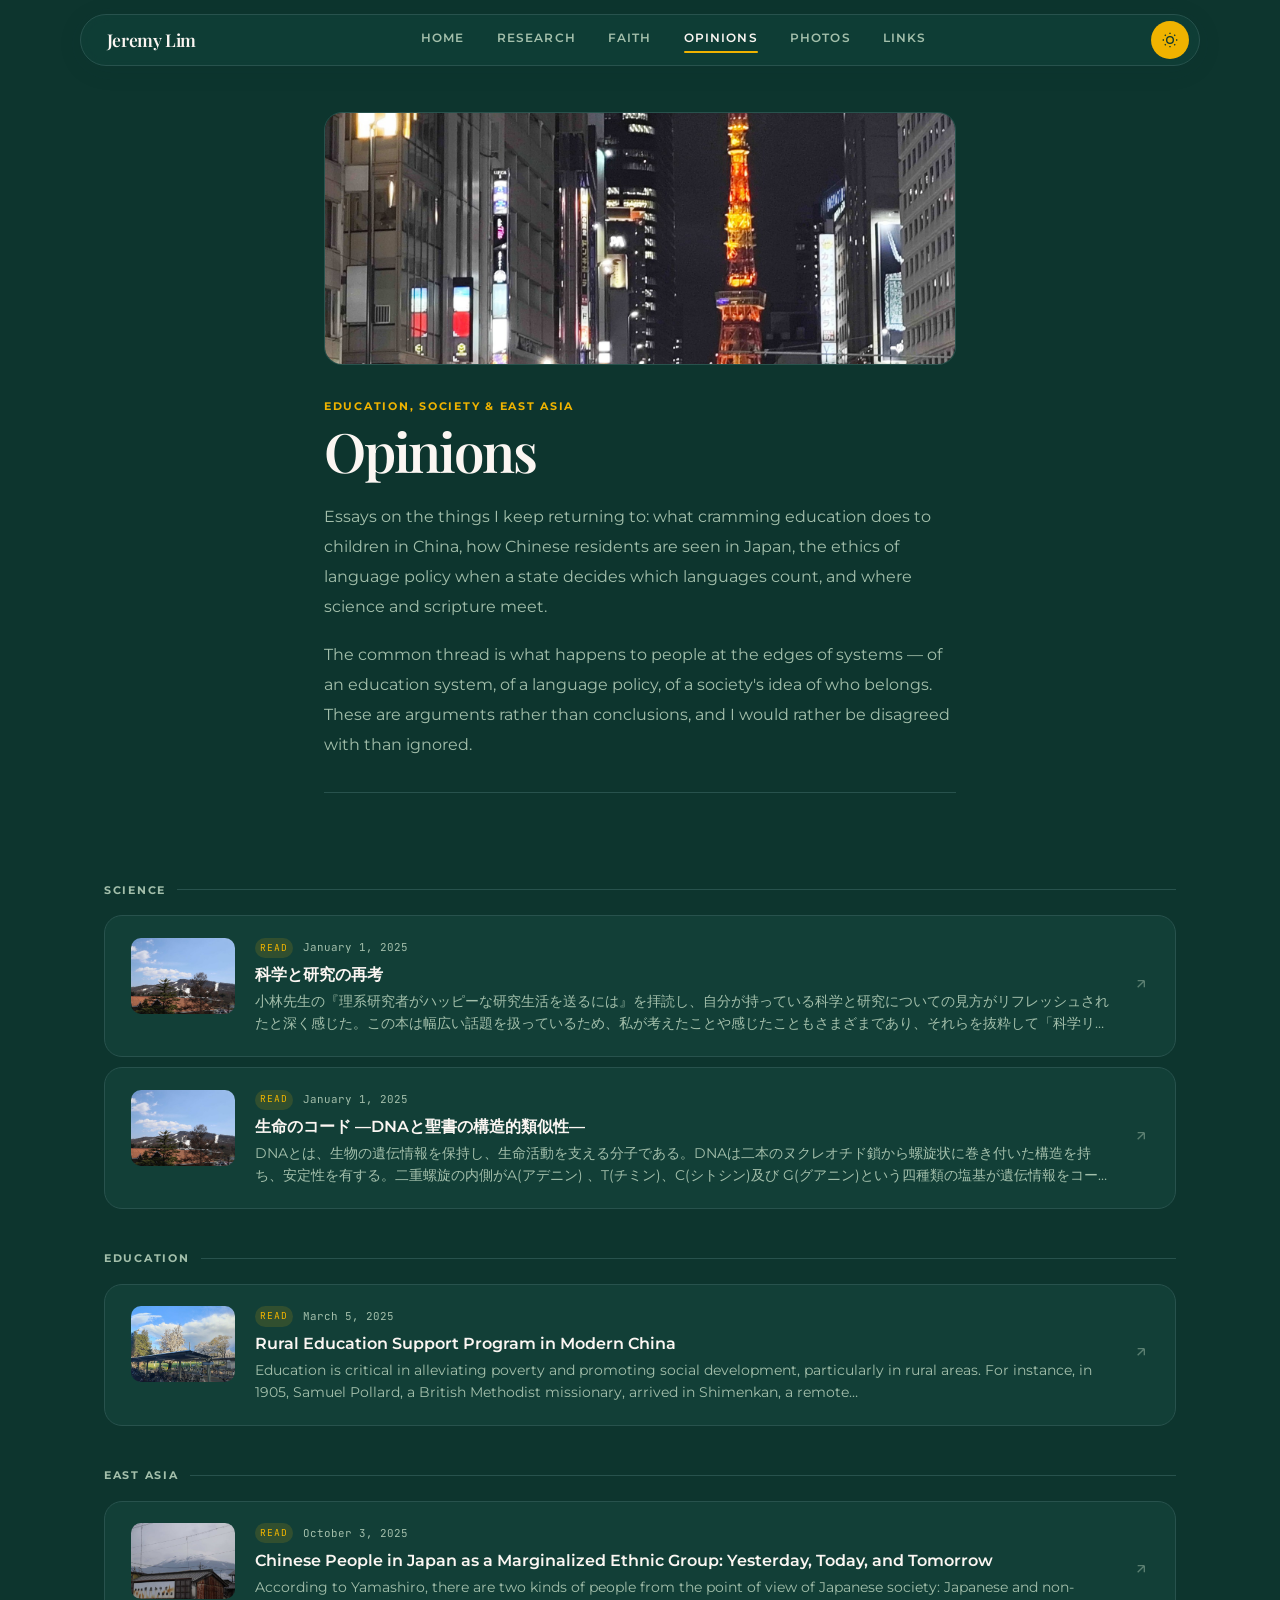
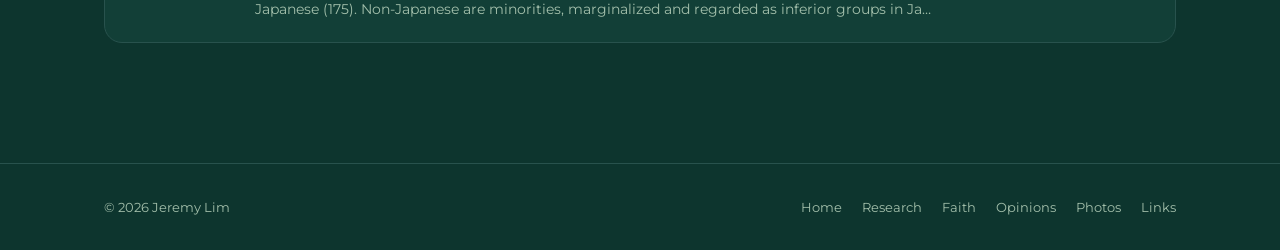
<file: opinions.html>
<!DOCTYPE html>
<html lang="en" data-theme="light">
<head>
  <meta charset="UTF-8">
  <meta name="viewport" content="width=device-width, initial-scale=1.0">
  <title>Opinions — Jeremy Lim</title>
  <meta name="description" content="Essays on education, society and East Asia by Jeremy Lim.">
  <link rel="preconnect" href="https://fonts.googleapis.com">
  <link rel="preconnect" href="https://fonts.gstatic.com" crossorigin>
  <link href="https://fonts.googleapis.com/css2?family=Montserrat:wght@400;500;600;700&family=Playfair+Display:ital,wght@0,400;0,600;1,400&family=JetBrains+Mono:wght@400&display=swap" rel="stylesheet">
  <link rel="stylesheet" href="css/style.css">
  <script data-role="theme-preload">(function(){try{var t=localStorage.getItem("theme")||"dark";document.documentElement.setAttribute("data-theme",t);}catch(e){}})();</script>
</head>
<body data-section="opinions" data-category="Opinions">

  <nav class="nav">
    <div class="nav__inner">
      <a href="index.html" class="nav__logo">Jeremy Lim</a>
      <div class="nav__links">
        <a href="index.html"     class="nav__link">Home</a>
        <a href="research.html"  class="nav__link">Research</a>
        <a href="faith.html"     class="nav__link">Faith</a>
        <a href="opinions.html"  class="nav__link nav__link--active">Opinions</a>
        <a href="gallery.html"   class="nav__link">Photos</a>
        <a href="links.html"     class="nav__link">Links</a>
      </div>
      <div class="nav__controls">
        <button class="theme-btn" aria-label="Toggle theme">
          <svg class="icon-sun"  xmlns="http://www.w3.org/2000/svg" fill="none" viewBox="0 0 24 24" stroke="currentColor" stroke-width="2" style="display:none"><circle cx="12" cy="12" r="5"/><path d="M12 1v2M12 21v2M4.22 4.22l1.42 1.42M18.36 18.36l1.42 1.42M1 12h2M21 12h2M4.22 19.78l1.42-1.42M18.36 5.64l1.42-1.42"/></svg>
          <svg class="icon-moon" xmlns="http://www.w3.org/2000/svg" fill="none" viewBox="0 0 24 24" stroke="currentColor" stroke-width="2"><path d="M21 12.79A9 9 0 1111.21 3 7 7 0 0021 12.79z"/></svg>
        </button>
        <button class="nav__toggle" aria-label="Open menu"><span></span><span></span><span></span></button>
      </div>
    </div>
    <div class="nav__mobile">
      <a href="index.html"    class="nav__link">Home</a>
      <a href="research.html" class="nav__link">Research</a>
      <a href="faith.html"    class="nav__link">Faith</a>
      <a href="opinions.html" class="nav__link">Opinions</a>
      <a href="gallery.html"  class="nav__link">Photos</a>
      <a href="links.html"    class="nav__link">Links</a>
    </div>
  </nav>

  <header class="section-head">
    <div class="container container--narrow">
      <div class="section-head__cover" id="section-cover" style="display:none"></div>
      <div class="section-label" id="section-label"></div>
      <h1 class="section-head__title" id="section-title">Opinions</h1>
      <div class="section-head__intro" id="section-intro"></div>
    </div>
  </header>

  <section class="articles">
    <div class="container">
      <div id="section-list"></div>
    </div>
  </section>

  <footer class="footer">
    <div class="container">
      <div class="footer__inner">
        <span>&copy; <span id="yr"></span> Jeremy Lim</span>
        <div class="footer__links">
          <a href="index.html">Home</a>
          <a href="research.html">Research</a>
          <a href="faith.html">Faith</a>
          <a href="opinions.html">Opinions</a>
          <a href="gallery.html">Photos</a>
          <a href="links.html">Links</a>
        </div>
      </div>
    </div>
  </footer>

  <button class="back-to-top" aria-label="Back to top">
    <svg xmlns="http://www.w3.org/2000/svg" width="16" height="16" fill="none" viewBox="0 0 24 24" stroke="currentColor" stroke-width="2.5"><polyline points="18 15 12 9 6 15"/></svg>
  </button>

  <script src="js/app.js"></script>
  <script>document.getElementById('yr').textContent = new Date().getFullYear();</script>
</body>
</html>
</file>
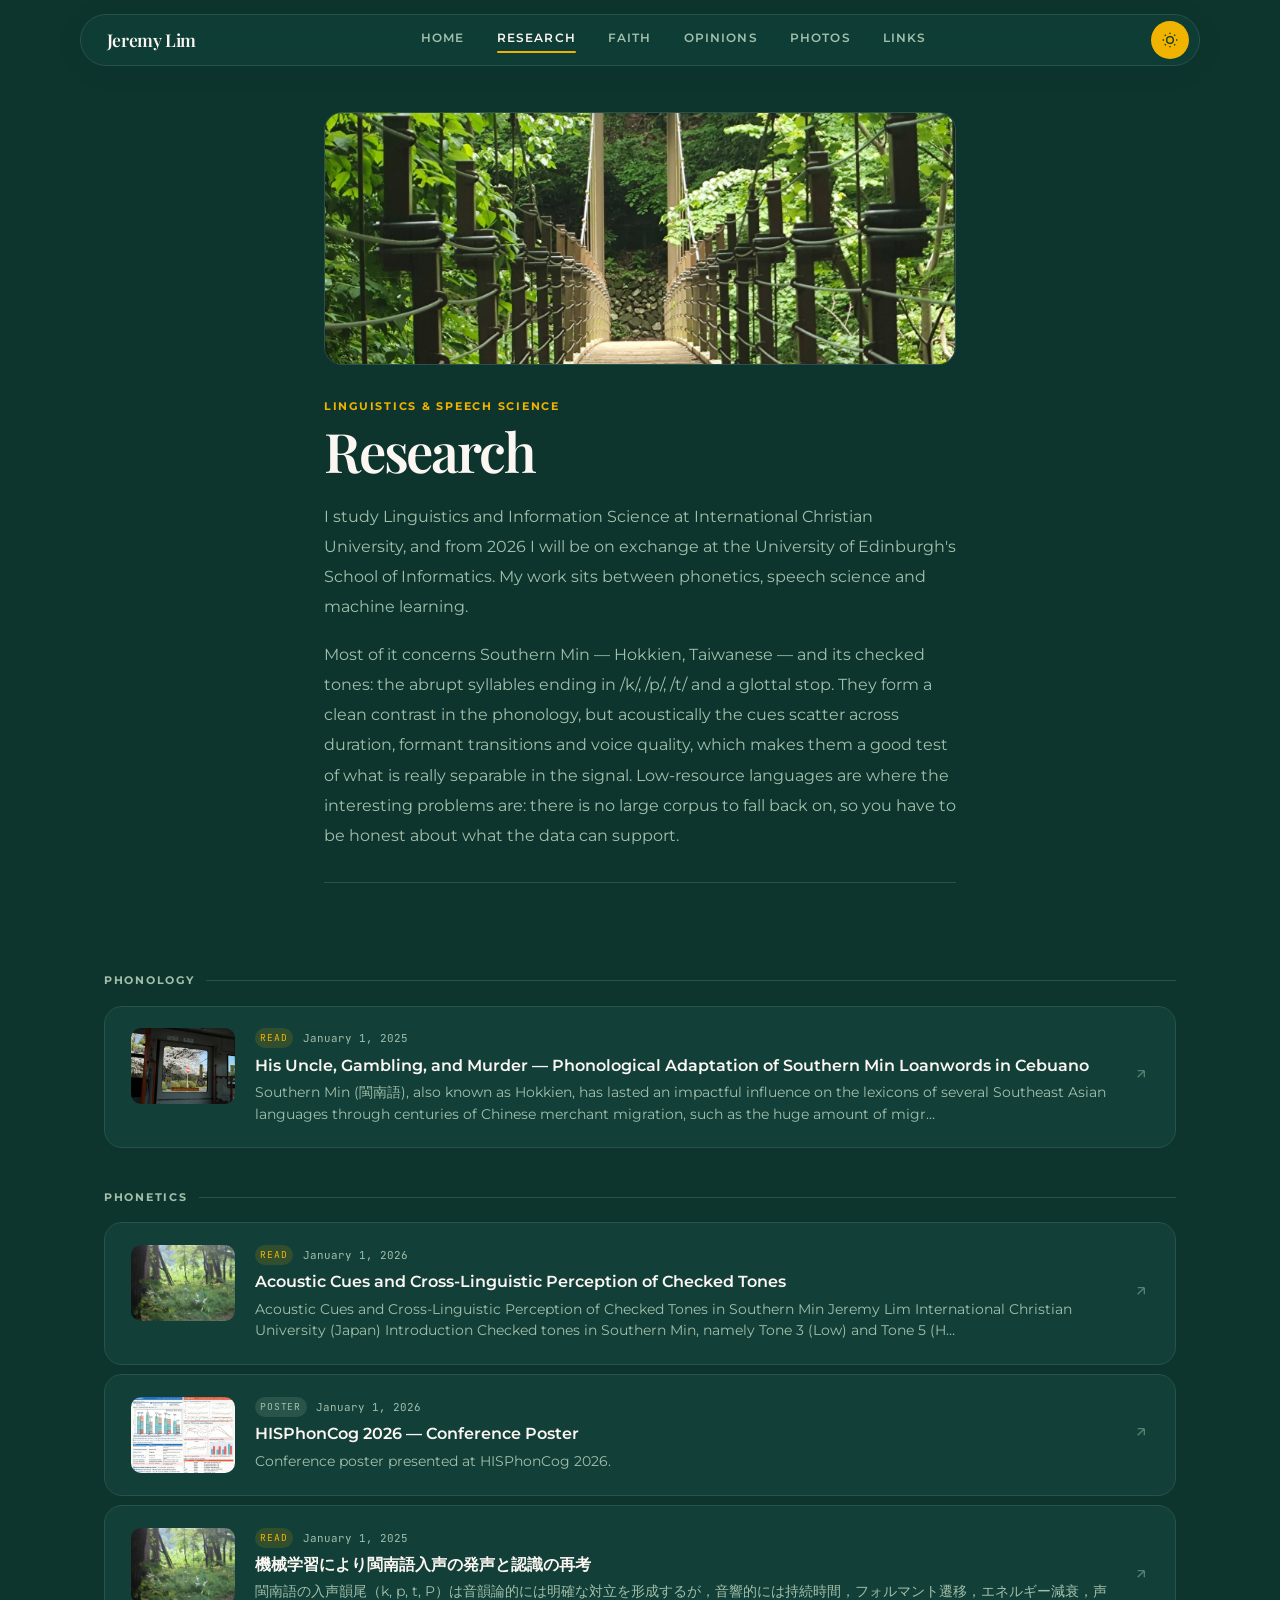
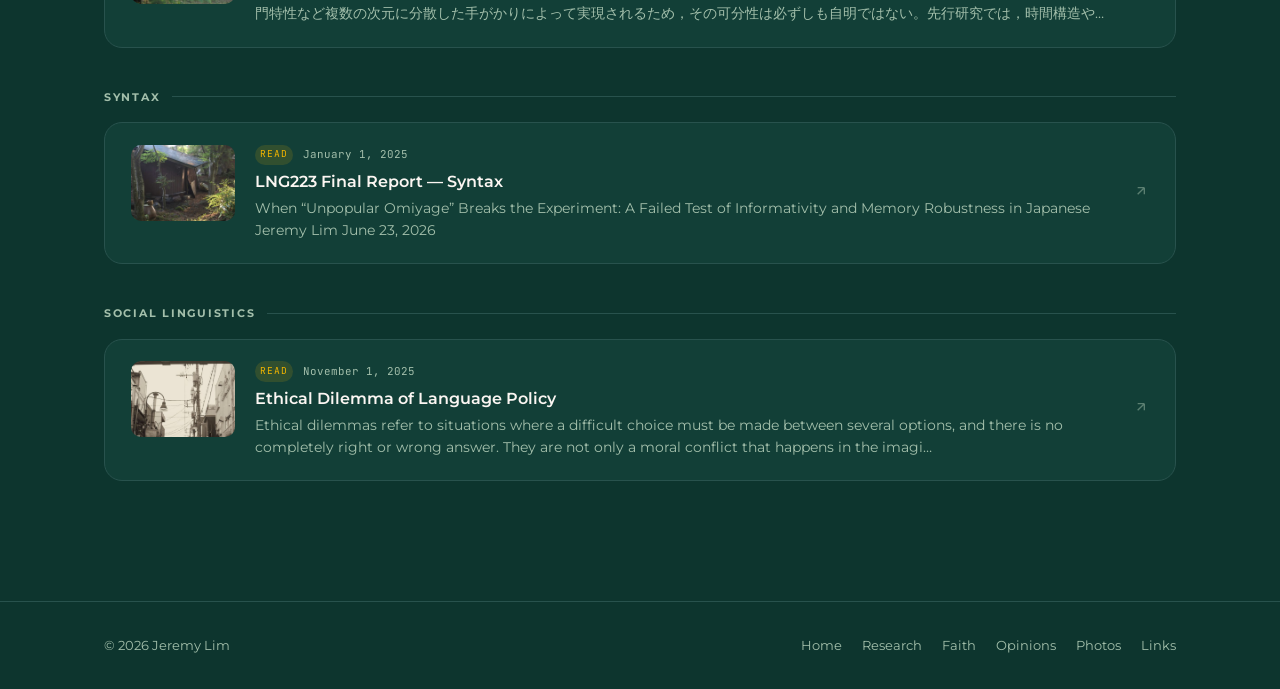
<file: research.html>
<!DOCTYPE html>
<html lang="en" data-theme="light">
<head>
  <meta charset="UTF-8">
  <meta name="viewport" content="width=device-width, initial-scale=1.0">
  <title>Research — Jeremy Lim</title>
  <meta name="description" content="Linguistics, phonetics and speech science by Jeremy Lim.">
  <link rel="preconnect" href="https://fonts.googleapis.com">
  <link rel="preconnect" href="https://fonts.gstatic.com" crossorigin>
  <link href="https://fonts.googleapis.com/css2?family=Montserrat:wght@400;500;600;700&family=Playfair+Display:ital,wght@0,400;0,600;1,400&family=JetBrains+Mono:wght@400&display=swap" rel="stylesheet">
  <link rel="stylesheet" href="css/style.css">
  <script data-role="theme-preload">(function(){try{var t=localStorage.getItem("theme")||"dark";document.documentElement.setAttribute("data-theme",t);}catch(e){}})();</script>
</head>
<body data-section="research" data-category="Research">

  <nav class="nav">
    <div class="nav__inner">
      <a href="index.html" class="nav__logo">Jeremy Lim</a>
      <div class="nav__links">
        <a href="index.html"     class="nav__link">Home</a>
        <a href="research.html"  class="nav__link nav__link--active">Research</a>
        <a href="faith.html"     class="nav__link">Faith</a>
        <a href="opinions.html"  class="nav__link">Opinions</a>
        <a href="gallery.html"   class="nav__link">Photos</a>
        <a href="links.html"     class="nav__link">Links</a>
      </div>
      <div class="nav__controls">
        <button class="theme-btn" aria-label="Toggle theme">
          <svg class="icon-sun"  xmlns="http://www.w3.org/2000/svg" fill="none" viewBox="0 0 24 24" stroke="currentColor" stroke-width="2" style="display:none"><circle cx="12" cy="12" r="5"/><path d="M12 1v2M12 21v2M4.22 4.22l1.42 1.42M18.36 18.36l1.42 1.42M1 12h2M21 12h2M4.22 19.78l1.42-1.42M18.36 5.64l1.42-1.42"/></svg>
          <svg class="icon-moon" xmlns="http://www.w3.org/2000/svg" fill="none" viewBox="0 0 24 24" stroke="currentColor" stroke-width="2"><path d="M21 12.79A9 9 0 1111.21 3 7 7 0 0021 12.79z"/></svg>
        </button>
        <button class="nav__toggle" aria-label="Open menu"><span></span><span></span><span></span></button>
      </div>
    </div>
    <div class="nav__mobile">
      <a href="index.html"    class="nav__link">Home</a>
      <a href="research.html" class="nav__link">Research</a>
      <a href="faith.html"    class="nav__link">Faith</a>
      <a href="opinions.html" class="nav__link">Opinions</a>
      <a href="gallery.html"  class="nav__link">Photos</a>
      <a href="links.html"    class="nav__link">Links</a>
    </div>
  </nav>

  <header class="section-head">
    <div class="container container--narrow">
      <div class="section-head__cover" id="section-cover" style="display:none"></div>
      <div class="section-label" id="section-label"></div>
      <h1 class="section-head__title" id="section-title">Research</h1>
      <div class="section-head__intro" id="section-intro"></div>
    </div>
  </header>

  <section class="articles">
    <div class="container">
      <div id="section-list"></div>
    </div>
  </section>

  <footer class="footer">
    <div class="container">
      <div class="footer__inner">
        <span>&copy; <span id="yr"></span> Jeremy Lim</span>
        <div class="footer__links">
          <a href="index.html">Home</a>
          <a href="research.html">Research</a>
          <a href="faith.html">Faith</a>
          <a href="opinions.html">Opinions</a>
          <a href="gallery.html">Photos</a>
          <a href="links.html">Links</a>
        </div>
      </div>
    </div>
  </footer>

  <button class="back-to-top" aria-label="Back to top">
    <svg xmlns="http://www.w3.org/2000/svg" width="16" height="16" fill="none" viewBox="0 0 24 24" stroke="currentColor" stroke-width="2.5"><polyline points="18 15 12 9 6 15"/></svg>
  </button>

  <script src="js/app.js"></script>
  <script>document.getElementById('yr').textContent = new Date().getFullYear();</script>
</body>
</html>
</file>
<file: css/style.css>
/* =========================================
   Jeremy Lim — Personal Site
   Clean, minimal design system
   ========================================= */

/* --- Variables ---
   Palette adapted from to-top.ch: deep forest green, brand gold,
   warm cream. Dark (green) is the signature look and the default. */
:root {
  --font-body:    'Montserrat', 'Inter', -apple-system, BlinkMacSystemFont, sans-serif;
  --font-display: 'Playfair Display', Georgia, serif;
  --font-mono:    'JetBrains Mono', monospace;

  /* Brand swatches (fixed across themes) */
  --green-900: #0d352e;
  --green-700: #123f37;
  --green-600: #28524d;
  --green-400: #547b5f;
  --mint:      #a3bfab;
  --gold:      #efb300;
  --gold-deep: #8a6608;
  --cream:     #fbf6f2;
  --sand:      #e5d5a3;

  /* Light (cream) theme */
  --bg:        var(--cream);
  --surface:   #ffffff;
  --border:    #e7dcd0;
  --text:      var(--green-900);
  --muted:     #5c6d63;
  --accent:    var(--gold-deep);   /* accessible on cream */
  --accent-h:  var(--green-900);
  --accent-bg: rgba(239, 179, 0, 0.16);
  --on-accent: #0d352e;

  --nav-h:  64px;
  --max-w:  1120px;
  --narrow: 680px;
  --radius: 10px;
  --pill:   100px;
  --ease:   180ms cubic-bezier(.22, 1, .36, 1);
}

/* Dark (deep green) theme — the to-top signature */
[data-theme="dark"] {
  --bg:        var(--green-900);
  --surface:   var(--green-700);
  --border:    var(--green-600);
  --text:      var(--cream);
  --muted:     var(--mint);
  --accent:    var(--gold);        /* gold sings on deep green */
  --accent-h:  #ffc93d;
  --accent-bg: rgba(239, 179, 0, 0.14);
  --on-accent: #0d352e;
}

/* --- Reset --- */
*, *::before, *::after { box-sizing: border-box; margin: 0; padding: 0; }
html { scroll-behavior: smooth; -webkit-font-smoothing: antialiased; }
body {
  font-family: var(--font-body);
  font-size: 1rem;
  line-height: 1.7;
  color: var(--text);
  background: var(--bg);
  transition: background 0.3s, color 0.3s;
}
img { max-width: 100%; height: auto; display: block; }
a { color: inherit; text-decoration: none; transition: color var(--ease); }
button { cursor: pointer; border: none; background: none; font: inherit; color: inherit; }
ul { list-style: none; }
::selection { background: var(--accent); color: #fff; }

/* --- Layout --- */
.container {
  max-width: var(--max-w);
  margin: 0 auto;
  padding: 0 1.5rem;
}
.container--narrow { max-width: var(--narrow); }

/* --- Navigation — floating pill (to-top.ch style) --- */
.nav {
  position: fixed;
  top: 0.85rem; left: 0; right: 0;
  z-index: 100;
  padding: 0 1.25rem;
  pointer-events: none;
}
.nav__inner {
  max-width: var(--max-w);
  margin: 0 auto;
  padding: 0 0.6rem 0 1.6rem;
  height: 52px;
  display: flex;
  align-items: center;
  justify-content: space-between;
  pointer-events: auto;

  background: color-mix(in srgb, var(--surface) 82%, transparent);
  border: 1px solid var(--border);
  border-radius: var(--pill);
  backdrop-filter: blur(14px) saturate(1.4);
  -webkit-backdrop-filter: blur(14px) saturate(1.4);
  box-shadow: 0 4px 24px rgba(13, 53, 46, 0.10);
  transition: box-shadow var(--ease), background var(--ease);
}
.nav.is-scrolled .nav__inner {
  box-shadow: 0 6px 30px rgba(13, 53, 46, 0.16);
  background: color-mix(in srgb, var(--surface) 94%, transparent);
}
/* Hides on scroll-down, returns on scroll-up */
.nav {
  transition: transform 0.4s cubic-bezier(.22, 1, .36, 1), opacity 0.3s ease;
}
.nav.is-hidden {
  transform: translateY(calc(-100% - 1.2rem));
  opacity: 0;
}
@media (prefers-reduced-motion: reduce) {
  .nav, .nav.is-hidden { transition: none; transform: none; opacity: 1; }
}
.nav__logo {
  font-family: var(--font-display);
  font-size: 1.1rem;
  font-weight: 600;
  letter-spacing: -0.02em;
}
.nav__logo:hover { color: var(--accent); }
.nav__links {
  display: flex;
  gap: 2rem;
}
.nav__link {
  font-size: 0.72rem;
  font-weight: 600;
  letter-spacing: 0.1em;
  text-transform: uppercase;
  color: var(--muted);
  position: relative;
  padding-bottom: 2px;
  transition: color var(--ease);
}
.nav__link::after {
  content: '';
  position: absolute;
  bottom: -3px; left: 0;
  width: 0; height: 2px;
  border-radius: 2px;
  background: var(--gold);
  transition: width 0.3s cubic-bezier(.22,1,.36,1);
}
.nav__link:hover, .nav__link--active { color: var(--text); }
.nav__link:hover::after, .nav__link--active::after { width: 100%; }
.nav__controls { display: flex; align-items: center; gap: 0.5rem; }
.nav__toggle { display: none; flex-direction: column; gap: 5px; width: 22px; }
.nav__toggle span {
  display: block; height: 1.5px;
  background: var(--text); border-radius: 1px;
  transition: transform 0.3s, opacity 0.2s;
}
/* Gold circular control — echoes to-top's gold CTA pill */
.theme-btn {
  width: 38px; height: 38px;
  display: flex; align-items: center; justify-content: center;
  border-radius: 50%;
  background: var(--gold);
  color: var(--on-accent);
  transition: transform var(--ease), background var(--ease);
}
.theme-btn:hover { background: #ffc93d; transform: scale(1.07); }
.theme-btn:active { transform: scale(0.96); }
.theme-btn svg { width: 16px; height: 16px; }

/* Mobile menu */
.nav__mobile {
  display: none;
  position: fixed;
  inset: calc(var(--nav-h) + 0.85rem) 0 0 0;
  background: var(--bg);
  padding: 2.5rem 1.5rem;
  z-index: 99;
  flex-direction: column;
  gap: 1.5rem;
}
.nav__mobile.open { display: flex; }
.nav__mobile .nav__link {
  font-size: 1.5rem;
  text-transform: none;
  letter-spacing: -0.01em;
}

@media (max-width: 680px) {
  .nav__links { display: none; }
  .nav__toggle { display: flex; }
}

/* --- Page offset for fixed nav --- */
.page-start { padding-top: var(--nav-h); }

/* --- Section --- */
.section { padding: 6rem 0; }
.section--alt { background: var(--surface); }
.section-label {
  font-family: var(--font-body);
  font-size: 0.68rem;
  font-weight: 700;
  color: var(--accent);
  letter-spacing: 0.16em;
  text-transform: uppercase;
  margin-bottom: 0.6rem;
}
.section-title {
  font-family: var(--font-display);
  font-size: clamp(1.6rem, 3vw, 2.2rem);
  font-weight: 600;
  letter-spacing: -0.02em;
  line-height: 1.2;
}

/* --- Profile Section --- */
.profile {
  padding: calc(var(--nav-h) + 4rem) 0 4rem;
}
.profile__grid {
  display: grid;
  grid-template-columns: 220px 1fr;
  gap: 3.5rem;
  align-items: start;
}
.profile__photo-wrap { position: sticky; top: calc(var(--nav-h) + 1.5rem); }
.profile__photo {
  width: 100%;
  aspect-ratio: 3/4;
  object-fit: cover;
  border-radius: var(--radius);
  background: var(--border);
  display: flex;
  align-items: center;
  justify-content: center;
  color: var(--muted);
  font-size: 0.75rem;
  font-family: var(--font-mono);
  overflow: hidden;
}
.profile__photo img { width: 100%; height: 100%; object-fit: cover; }
.profile__name {
  font-family: var(--font-display);
  font-size: clamp(2.2rem, 5vw, 3.6rem);
  font-weight: 600;
  letter-spacing: -0.04em;
  line-height: 0.95;
}
.profile__tagline {
  font-size: 0.95rem;
  color: var(--muted);
  margin: 0.5rem 0 1.5rem;
  letter-spacing: 0.02em;
}
.profile__bio {
  font-size: 1rem;
  color: var(--muted);
  line-height: 1.8;
  white-space: pre-wrap;
  max-width: 560px;
  margin-bottom: 2rem;
}
.profile__meta {
  display: flex;
  flex-wrap: wrap;
  gap: 1rem;
  font-size: 0.85rem;
  color: var(--muted);
  margin-bottom: 2rem;
}
.profile__meta span { display: flex; align-items: center; gap: 5px; }
.profile__meta a { color: var(--accent); }
.profile__meta a:hover { color: var(--accent-h); }
.profile__socials { display: flex; gap: 0.75rem; flex-wrap: wrap; }
.social-btn {
  display: inline-flex; align-items: center; gap: 6px;
  padding: 0.4em 1em;
  font-size: 0.8rem; font-weight: 500;
  border: 1.5px solid var(--border);
  border-radius: 100px;
  color: var(--muted);
  transition: all var(--ease);
}
.social-btn:hover {
  border-color: var(--gold);
  color: var(--text);
  background: var(--accent-bg);
  transform: translateY(-1px);
}

/* Phone: same left-aligned composition as desktop, just stacked.
   Previously this centred everything and turned the portrait into a circle,
   which made the phone view read as a different site. */
@media (max-width: 700px) {
  .profile { padding: calc(var(--nav-h) + 2rem) 0 3rem; }
  .profile__grid { grid-template-columns: 1fr; gap: 1.75rem; }
  .profile__photo-wrap { position: static; }
  .profile__photo {
    width: 150px;
    aspect-ratio: 3/4;
    border-radius: var(--radius);
    margin: 0;
  }
  .profile__bio { max-width: none; }
}

/* --- CV Timeline --- */
.cv-section {
  padding: 0 0 5.5rem;
}
.cv-header {
  margin-bottom: 2rem;
}
.cv-list {
  border-top: 1px solid var(--border);
}
.cv-item {
  display: grid;
  grid-template-columns: 90px 1fr;
  gap: 0 1.5rem;
  padding: 1rem 0;
  border-bottom: 1px solid var(--border);
  align-items: baseline;
}
.cv-item:hover {
  background: var(--surface);
  margin: 0 -1rem;
  padding-left: 1rem;
  padding-right: 1rem;
  border-radius: var(--radius);
}
.cv-year {
  font-family: var(--font-mono);
  font-size: 0.72rem;
  color: var(--muted);
  letter-spacing: 0.03em;
  padding-top: 0.15em;
  white-space: nowrap;
}
.cv-body {
  display: flex;
  flex-wrap: wrap;
  align-items: baseline;
  gap: 0.4rem 0.75rem;
}
.cv-title {
  font-size: 0.92rem;
  font-weight: 500;
  color: var(--text);
}
.cv-org {
  font-size: 0.8rem;
  color: var(--muted);
  flex-basis: 100%;
  margin-top: 0.05rem;
}
.cv-badge {
  font-family: var(--font-mono);
  font-size: 0.62rem;
  letter-spacing: 0.05em;
  text-transform: uppercase;
  padding: 0.15em 0.6em;
  border-radius: 100px;
  white-space: nowrap;
}
/* Badges stay within the green→gold family so the timeline reads as one object */
.cv-badge { border: 1px solid transparent; }
.cv-badge--education  { background: rgba(163,191,171,0.16); color: var(--mint); border-color: rgba(163,191,171,0.32); }
.cv-badge--award      { background: rgba(239,179,0,0.18);   color: var(--gold); border-color: rgba(239,179,0,0.4); }
.cv-badge--research   { background: rgba(239,179,0,0.10);   color: var(--gold); border-color: rgba(239,179,0,0.22); }
.cv-badge--faith      { background: rgba(229,213,163,0.16); color: var(--sand); border-color: rgba(229,213,163,0.3); }
.cv-badge--community  { background: rgba(84,123,95,0.28);   color: #9ec5a8; border-color: rgba(158,197,168,0.3); }
.cv-badge--work       { background: rgba(40,82,77,0.5);     color: #8fc0b6; border-color: rgba(143,192,182,0.3); }

/* Light theme needs darker badge text for contrast on cream */
:root:not([data-theme="dark"]) .cv-badge--education { color: #3d5c47; background: rgba(84,123,95,0.14); }
:root:not([data-theme="dark"]) .cv-badge--award,
:root:not([data-theme="dark"]) .cv-badge--research  { color: var(--gold-deep); background: rgba(239,179,0,0.20); }
:root:not([data-theme="dark"]) .cv-badge--faith     { color: #7a6520; background: rgba(229,213,163,0.35); }
:root:not([data-theme="dark"]) .cv-badge--community { color: #33604a; background: rgba(84,123,95,0.18); }
:root:not([data-theme="dark"]) .cv-badge--work      { color: #2d5a52; background: rgba(40,82,77,0.14); }

@media (max-width: 480px) {
  .cv-item { grid-template-columns: 72px 1fr; gap: 0 1rem; }
  .cv-year { font-size: 0.65rem; }
}

/* --- Module Cards (homepage) --- */
.modules {
  padding: 0 0 7rem;
}
.modules__grid {
  display: grid;
  grid-template-columns: repeat(3, 1fr);
  gap: 1.25rem;
}
/* Five sections: three across, then the last two share the row. */
.modules__grid .module-card:nth-child(4),
.modules__grid .module-card:nth-child(5) {
  aspect-ratio: 16 / 9;
}
.modules__grid .module-card:nth-child(4) { grid-column: 1 / 3; }
.modules__grid .module-card:nth-child(5) { grid-column: 3 / 4; }
.module-card {
  display: block;
  position: relative;
  aspect-ratio: 3/4;
  border-radius: 30px;
  overflow: hidden;
  background: var(--border);
  cursor: pointer;
  border: 1px solid rgba(255,255,255,0.14);
  /* un-rounds on hover — a to-top signature move */
  transition: border-radius 0.35s var(--ease), transform 0.35s var(--ease);
}
.module-card:hover { border-radius: 10px; transform: translateY(-4px); }
.module-card__bg {
  position: absolute; inset: 0;
  background-size: cover;
  background-position: center;
  transition: transform 0.6s ease;
}
.module-card:hover .module-card__bg { transform: scale(1.04); }
/* Fallback gradients when no cover photo is set */
/* Fallback tints, only visible if a cover photo fails to load. */
.module-card[data-module="research"] .module-card__bg { background-color: var(--green-600); }
.module-card[data-module="faith"]    .module-card__bg { background-color: var(--green-700); }
.module-card[data-module="opinions"] .module-card__bg { background-color: var(--green-400); }
.module-card[data-module="photos"]   .module-card__bg { background-color: var(--green-600); }
.module-card[data-module="links"]    .module-card__bg { background-color: var(--gold-deep); }
.module-card__bg { background-size: cover; background-position: center; }
.module-card__overlay {
  position: absolute; inset: 0;
  background: linear-gradient(rgba(0,0,0,0.10) 0%, rgba(0,0,0,0.25) 40%, rgba(13,53,46,0.88) 100%);
  display: flex;
  flex-direction: column;
  justify-content: flex-end;
  padding: 1.75rem;
  transition: background 0.3s;
}
.module-card:hover .module-card__overlay {
  background: linear-gradient(rgba(0,0,0,0.14) 0%, rgba(0,0,0,0.34) 40%, rgba(13,53,46,0.94) 100%);
}
.module-card__bg { background-color: var(--green-700); }
.module-card__title {
  font-family: var(--font-display);
  font-size: 1.6rem;
  font-weight: 600;
  color: #fff;
  line-height: 1.2;
}
.module-card__sub {
  font-size: 0.78rem;
  color: rgba(255,255,255,0.65);
  margin-top: 0.3rem;
  letter-spacing: 0.03em;
}
.module-card__arrow {
  position: absolute;
  bottom: 1.75rem; right: 1.75rem;
  width: 40px; height: 40px;
  border: none;
  border-radius: 50%;
  display: flex; align-items: center; justify-content: center;
  background: var(--gold);
  color: var(--on-accent);
  box-shadow: 0 6px 24px rgba(239,179,0,0.30);
  transition: transform 0.3s var(--ease), box-shadow 0.3s var(--ease);
}
.module-card:hover .module-card__arrow {
  transform: translate(3px, -3px) rotate(-8deg);
  box-shadow: 0 8px 34px rgba(239,179,0,0.5);
}

@media (max-width: 680px) {
  .modules__grid { grid-template-columns: 1fr; }
  .module-card { aspect-ratio: 16/9; }
}
@media (min-width: 681px) and (max-width: 900px) {
  .modules__grid { grid-template-columns: 1fr 1fr; }
  .modules__grid .module-card:nth-child(n) { grid-column: auto; aspect-ratio: 4/3; }
  .modules__grid .module-card:last-child { grid-column: 1 / -1; aspect-ratio: 16/7; }
}
@media (max-width: 680px) {
  .modules__grid .module-card:nth-child(n) { grid-column: auto; aspect-ratio: 16/9; }
}

/* --- Page Header --- */
.page-header {
  padding: calc(var(--nav-h) + 3.5rem) 0 2.5rem;
  background: var(--surface);
  border-bottom: 1px solid var(--border);
}
.page-header h1 {
  font-family: var(--font-display);
  font-size: clamp(2rem, 4vw, 3rem);
  font-weight: 600;
  letter-spacing: -0.03em;
  line-height: 1.1;
}
.page-header p {
  color: var(--muted);
  margin-top: 0.5rem;
  max-width: 520px;
}

/* --- Articles --- */
.articles { padding: 3rem 0 5rem; }
.article-item {
  padding: 2rem 0;
  border-bottom: 1px solid var(--border);
}
.article-item:first-child { border-top: none; }
.article-cover {
  width: 100%; height: 220px;
  object-fit: cover;
  border-radius: var(--radius);
  margin-bottom: 1.25rem;
  background: var(--border);
}
.article-meta {
  display: flex;
  align-items: center;
  gap: 0.75rem;
  margin-bottom: 0.5rem;
  flex-wrap: wrap;
}
.article-date {
  font-family: var(--font-mono);
  font-size: 0.72rem;
  color: var(--muted);
  letter-spacing: 0.04em;
}
.tag {
  font-family: var(--font-mono);
  font-size: 0.68rem;
  color: var(--accent);
  background: var(--accent-bg);
  padding: 0.15em 0.65em;
  border-radius: 100px;
  letter-spacing: 0.03em;
}
.article-title {
  font-family: var(--font-display);
  font-size: clamp(1.2rem, 2.5vw, 1.5rem);
  font-weight: 600;
  letter-spacing: -0.02em;
  line-height: 1.3;
  margin-bottom: 0.6rem;
}
.article-excerpt {
  color: var(--muted);
  line-height: 1.7;
  margin-bottom: 1rem;
}
.article-toggle {
  font-size: 0.85rem;
  font-weight: 500;
  color: var(--accent);
  display: inline-flex;
  align-items: center;
  gap: 4px;
  padding: 0;
  background: none;
  border: none;
  cursor: pointer;
  transition: gap var(--ease), color var(--ease);
}
.article-toggle:hover { gap: 8px; color: var(--accent-h); }
.article-body {
  display: none;
  margin-top: 1.25rem;
  padding-top: 1.25rem;
  border-top: 1px solid var(--border);
  color: var(--text);
  line-height: 1.85;
  white-space: pre-wrap;
}
.article-body.open { display: block; }
.article-body p { margin-bottom: 1rem; }
.article-body p:last-child { margin-bottom: 0; }

/* --- Gallery --- */
.gallery { padding: 2.5rem 0 5rem; }
.photo-grid {
  columns: 3;
  column-gap: 1rem;
}
.photo-item {
  break-inside: avoid;
  margin-bottom: 1rem;
  border-radius: var(--radius);
  overflow: hidden;
  cursor: pointer;
  position: relative;
  background: var(--border);
}
.photo-item img {
  width: 100%;
  display: block;
  transition: transform 0.5s ease;
}
.photo-item:hover img { transform: scale(1.03); }
.photo-caption {
  position: absolute; bottom: 0; left: 0; right: 0;
  padding: 1rem;
  background: linear-gradient(transparent, rgba(0,0,0,0.65));
  color: #fff;
  font-size: 0.8rem;
  opacity: 0;
  transform: translateY(4px);
  transition: opacity 0.25s, transform 0.25s;
}
.photo-item:hover .photo-caption { opacity: 1; transform: translateY(0); }

@media (max-width: 900px) { .photo-grid { columns: 2; } }
@media (max-width: 480px) { .photo-grid { columns: 1; } }

/* Lightbox */
.lightbox {
  position: fixed; inset: 0;
  background: rgba(0,0,0,0.93);
  z-index: 200;
  display: none;
  align-items: center;
  justify-content: center;
  padding: 1.5rem;
  cursor: zoom-out;
}
.lightbox.open { display: flex; }
.lightbox img {
  max-width: 90vw;
  max-height: 88vh;
  object-fit: contain;
  border-radius: var(--radius);
  cursor: default;
}
.lightbox__close {
  position: absolute; top: 1rem; right: 1.25rem;
  color: #fff; font-size: 1.75rem;
  opacity: 0.7; transition: opacity var(--ease);
  line-height: 1;
}
.lightbox__close:hover { opacity: 1; }
.lightbox__nav {
  position: absolute; top: 50%; transform: translateY(-50%);
  color: #fff; font-size: 2rem;
  opacity: 0.55; padding: 1rem;
  transition: opacity var(--ease);
}
.lightbox__nav:hover { opacity: 1; }
.lightbox__prev { left: 0.5rem; }
.lightbox__next { right: 0.5rem; }
.lightbox__caption {
  position: absolute; bottom: 1.5rem; left: 50%;
  transform: translateX(-50%);
  color: rgba(255,255,255,0.75);
  font-size: 0.82rem;
  text-align: center;
  white-space: nowrap;
}

/* --- Links Page --- */
.links-page { padding: 2.5rem 0 5rem; }
.link-list { display: flex; flex-direction: column; gap: 0.75rem; }
.link-item {
  display: flex;
  align-items: center;
  gap: 1.25rem;
  padding: 1.25rem 1.5rem;
  background: var(--surface);
  border: 1px solid var(--border);
  border-radius: var(--radius);
  transition: border-color var(--ease), box-shadow var(--ease), transform var(--ease);
}
.link-item:hover {
  border-color: var(--accent);
  box-shadow: 0 4px 16px rgba(0,0,0,0.06);
  transform: translateY(-1px);
}
.link-icon {
  width: 42px; height: 42px; flex-shrink: 0;
  display: flex; align-items: center; justify-content: center;
  background: var(--accent-bg);
  color: var(--accent);
  border-radius: 10px;
}
.link-icon svg { width: 20px; height: 20px; }
.link-title { font-weight: 600; font-size: 0.95rem; }
.link-note { font-size: 0.82rem; color: var(--muted); margin-top: 1px; }
.link-arrow {
  margin-left: auto;
  color: var(--muted);
  transition: transform var(--ease), color var(--ease);
}
.link-item:hover .link-arrow { transform: translateX(3px); color: var(--accent); }
.link-item--disabled { opacity: 0.4; pointer-events: none; }

/* --- Buttons --- */
.btn {
  display: inline-flex; align-items: center; gap: 0.4em;
  padding: 0.7em 1.6em;
  font-size: 0.8rem; font-weight: 600;
  letter-spacing: 0.04em;
  border-radius: var(--pill);
  border: 1.5px solid transparent;
  transition: all var(--ease);
}
.btn--gold { background: var(--gold); color: var(--on-accent); }
.btn--gold:hover { background: var(--accent-h); transform: translateY(-1px); }
.btn--outline {
  border-color: var(--border);
  color: var(--muted);
}
.btn--outline:hover { border-color: var(--accent); color: var(--accent); }

/* --- Footer --- */
.footer {
  padding: 2rem 0;
  border-top: 1px solid var(--border);
}
.footer__inner {
  display: flex;
  justify-content: space-between;
  align-items: center;
  flex-wrap: wrap;
  gap: 0.75rem;
  font-size: 0.82rem;
  color: var(--muted);
}
.footer a:hover { color: var(--accent); }

/* --- Scroll reveal ---
   Progressive enhancement: elements are only hidden once JS has confirmed
   it can reveal them again (html.js-reveal). Without JS — or if the
   IntersectionObserver never fires — content stays visible. */
.js-reveal .reveal {
  opacity: 0;
  transform: translateY(24px);
  transition: opacity 0.65s ease, transform 0.65s ease;
}
.js-reveal .reveal.visible { opacity: 1; transform: none; }

@media (prefers-reduced-motion: reduce) {
  .js-reveal .reveal { opacity: 1; transform: none; transition: none; }
}

/* --- Back to top --- */
.back-to-top {
  position: fixed;
  bottom: 1.5rem; right: 1.5rem;
  width: 38px; height: 38px;
  display: flex; align-items: center; justify-content: center;
  background: var(--surface);
  border: 1px solid var(--border);
  border-radius: 50%;
  color: var(--muted);
  box-shadow: 0 2px 8px rgba(0,0,0,0.08);
  opacity: 0; pointer-events: none;
  transition: all 0.3s;
  z-index: 50;
}
.back-to-top.visible { opacity: 1; pointer-events: auto; }
.back-to-top:hover { border-color: var(--accent); color: var(--accent); }

/* --- Upload hint (shown in page headers) --- */
.upload-hint {
  margin-top: 1rem;
  padding: 0.85rem 1.1rem;
  background: var(--accent-bg);
  border: 1px solid var(--accent);
  border-radius: var(--radius);
  font-size: 0.8rem;
  color: var(--muted);
  line-height: 1.6;
  max-width: 560px;
}
.upload-hint code {
  font-family: var(--font-mono);
  font-size: 0.75rem;
  color: var(--accent);
  background: rgba(0,0,0,0.06);
  padding: 0.1em 0.4em;
  border-radius: 3px;
}

/* =========================================
   Tagline with linked labels
   ========================================= */
.tagline-link {
  position: relative;
  color: var(--text);
  font-weight: 600;
  letter-spacing: 0.02em;
  transition: color var(--ease);
}
.tagline-link::after {
  content: '';
  position: absolute;
  left: 0; bottom: -3px;
  width: 100%; height: 1.5px;
  border-radius: 2px;
  background: var(--gold);
  opacity: 0.45;
  transform-origin: left;
  transition: opacity var(--ease), transform 0.3s cubic-bezier(.22,1,.36,1);
}
.tagline-link:hover { color: var(--accent); }
.tagline-link:hover::after { opacity: 1; transform: scaleX(1.04); }
.tagline-link:hover::after { width: 100%; }
.tagline-sep { color: var(--border); margin: 0 0.5rem; }

/* =========================================
   Category columns (articles page)
   Same surface, border and radius as .entry so the page reads as one family.
   ========================================= */
.cat-cols-wrap {
  padding: 2rem 0 0;
}
.cat-cols {
  display: grid;
  grid-template-columns: repeat(3, 1fr);
  gap: 1rem;
}
.cat-col {
  display: flex;
  flex-direction: column;
  gap: 0.4rem;
  padding: 1.35rem 1.6rem;
  background: var(--surface);
  border: 1px solid var(--border);
  border-radius: 18px;
  transition: border-color var(--ease), transform var(--ease),
              box-shadow var(--ease), border-radius 0.35s var(--ease);
}
.cat-col:hover {
  border-color: var(--gold);
  border-radius: 8px;
  transform: translateY(-2px);
  box-shadow: 0 8px 26px rgba(13,53,46,0.14);
}
.cat-col--active {
  border-color: var(--gold);
  box-shadow: inset 0 0 0 1px var(--gold);
}
.cat-col__name {
  font-family: var(--font-display);
  font-size: 1.25rem;
  font-weight: 600;
  letter-spacing: -0.02em;
  line-height: 1.2;
  color: var(--text);
}
.cat-col__subs {
  font-size: 0.78rem;
  color: var(--muted);
  line-height: 1.5;
}
.cat-col__count {
  font-family: var(--font-mono);
  font-size: 0.68rem;
  letter-spacing: 0.06em;
  text-transform: uppercase;
  color: var(--accent);
  margin-top: 0.15rem;
}

@media (max-width: 780px) {
  .cat-cols { grid-template-columns: 1fr; gap: 0.6rem; }
  .cat-col { padding: 1rem 1.2rem; }
  .cat-col__name { font-size: 1.1rem; }
}

/* =========================================
   Article index — categories & entries
   ========================================= */
.articles { padding: 3rem 0 5rem; }

.cat { scroll-margin-top: calc(var(--nav-h) + 60px); }
.cat + .cat { margin-top: 4rem; }
.cat__head {
  display: flex;
  align-items: baseline;
  gap: 0.75rem;
  padding-bottom: 0.75rem;
  border-bottom: 2px solid var(--gold);
  margin-bottom: 2rem;
}
.cat__title {
  font-family: var(--font-display);
  font-size: clamp(1.7rem, 3.4vw, 2.4rem);
  font-weight: 600;
  letter-spacing: -0.04em;
  line-height: 1;
}
.cat__count {
  font-family: var(--font-mono);
  font-size: 0.7rem;
  color: var(--muted);
}

.subcat { margin-bottom: 2.5rem; }
.subcat__title {
  font-family: var(--font-body);
  font-size: 0.68rem;
  font-weight: 700;
  letter-spacing: 0.16em;
  text-transform: uppercase;
  color: var(--muted);
  margin-bottom: 1rem;
  display: flex;
  align-items: center;
  gap: 0.7rem;
}
.subcat__title::after {
  content: '';
  flex: 1;
  height: 1px;
  background: var(--border);
}

.entry-list { display: flex; flex-direction: column; gap: 0.6rem; }

.entry {
  display: flex;
  align-items: flex-start;
  gap: 1.25rem;
  padding: 1.35rem 1.6rem;
  background: var(--surface);
  border: 1px solid var(--border);
  border-radius: 18px;
  transition: border-color var(--ease), transform var(--ease),
              box-shadow var(--ease), border-radius 0.35s var(--ease);
}
.entry:hover {
  border-color: var(--gold);
  border-radius: 8px;
  transform: translateY(-2px);
  box-shadow: 0 8px 26px rgba(13,53,46,0.14);
}
.entry__thumb {
  flex-shrink: 0;
  width: 104px; height: 76px;
  border-radius: 10px;
  overflow: hidden;
  background: var(--border);
}
.entry__thumb img {
  width: 100%; height: 100%;
  object-fit: cover;
  transition: transform 0.5s var(--ease);
}
.entry:hover .entry__thumb img { transform: scale(1.06); }

@media (max-width: 560px) {
  .entry__thumb { width: 68px; height: 56px; }
}

/* Reader hero image */
.reader__hero {
  border-radius: 18px;
  overflow: hidden;
  margin-bottom: 2rem;
  background: var(--surface);
  border: 1px solid var(--border);
  aspect-ratio: 3 / 1;
}
.reader__hero img { width: 100%; height: 100%; object-fit: cover; display: block; }
@media (max-width: 600px) { .reader__hero { aspect-ratio: 2 / 1; } }
.entry__body { flex: 1; min-width: 0; }
.entry__top {
  display: flex;
  align-items: center;
  gap: 0.6rem;
  margin-bottom: 0.4rem;
  flex-wrap: wrap;
}
.entry__type {
  font-family: var(--font-mono);
  font-size: 0.6rem;
  letter-spacing: 0.08em;
  text-transform: uppercase;
  padding: 0.2em 0.6em;
  border-radius: 100px;
}
.entry__type--read   { background: var(--accent-bg);        color: var(--accent); }
.entry__type--pdf    { background: rgba(229,213,163,0.14);  color: var(--sand); }
.entry__type--poster { background: rgba(163,191,171,0.16);  color: var(--mint); }

/* Light theme: darker ink so the badges stay legible on cream */
:root:not([data-theme="dark"]) .entry__type--pdf    { background: rgba(138,102,8,0.12); color: #7a6520; }
:root:not([data-theme="dark"]) .entry__type--poster { background: rgba(84,123,95,0.16); color: #3d5c47; }
.entry__date {
  font-family: var(--font-mono);
  font-size: 0.68rem;
  color: var(--muted);
}
.entry__title {
  font-size: 1rem;
  font-weight: 600;
  line-height: 1.4;
  margin-bottom: 0.3rem;
  color: var(--text);
}
.entry__excerpt {
  font-size: 0.85rem;
  color: var(--muted);
  line-height: 1.6;
  display: -webkit-box;
  -webkit-line-clamp: 2;
  line-clamp: 2;
  -webkit-box-orient: vertical;
  overflow: hidden;
}
.entry__arrow {
  flex-shrink: 0;
  align-self: center;
  color: var(--muted);
  opacity: 0.5;
  transition: transform var(--ease), opacity var(--ease), color var(--ease);
}
.entry:hover .entry__arrow {
  transform: translate(3px, -3px);
  opacity: 1;
  color: var(--accent);
}

@media (max-width: 560px) {
  .entry { padding: 1rem 1.1rem; gap: 0.9rem; }
  .entry__arrow { display: none; }
}

/* =========================================
   Article reader
   ========================================= */
.read-progress {
  position: fixed;
  top: 0; left: 0; right: 0;
  height: 2px;
  background: transparent;
  z-index: 90;
}
.read-progress__bar {
  height: 100%;
  width: 0;
  background: var(--gold);
  transition: width 80ms linear;
}

.reader { padding: calc(var(--nav-h) + 3rem) 0 5rem; }
.reader__back {
  display: inline-block;
  font-size: 0.8rem;
  color: var(--muted);
  margin-bottom: 2rem;
  transition: color var(--ease);
}
.reader__back:hover { color: var(--accent); }
.reader__meta {
  display: flex;
  align-items: center;
  gap: 0.5rem;
  flex-wrap: wrap;
  font-family: var(--font-mono);
  font-size: 0.7rem;
  color: var(--muted);
  letter-spacing: 0.04em;
  margin-bottom: 0.75rem;
}
.reader__cat { color: var(--accent); }
.reader__cat:hover { text-decoration: underline; }
.reader__dot { opacity: 0.4; }
.reader__title {
  font-family: var(--font-display);
  font-size: clamp(1.8rem, 4vw, 2.8rem);
  font-weight: 600;
  letter-spacing: -0.03em;
  line-height: 1.15;
  margin-bottom: 2.5rem;
  padding-bottom: 2rem;
  border-bottom: 1px solid var(--border);
}

/* Link to the original PDF on papers converted to web pages */
.reader__pdf { margin: -1rem 0 2rem; }
.reader__pdf-link {
  display: inline-flex;
  align-items: center;
  gap: 0.45rem;
  padding: 0.45em 1em;
  font-size: 0.76rem;
  font-weight: 600;
  letter-spacing: 0.04em;
  border: 1px solid var(--border);
  border-radius: var(--pill);
  color: var(--muted);
  transition: all var(--ease);
}
.reader__pdf-link:hover {
  border-color: var(--gold);
  color: var(--accent);
  background: var(--accent-bg);
}

/* Prose (rendered markdown) */
.prose { font-size: 1.02rem; line-height: 1.9; color: var(--text); }
.prose p { margin-bottom: 1.4rem; }
.prose h2, .prose h3, .prose h4 {
  font-family: var(--font-display);
  font-weight: 600;
  letter-spacing: -0.02em;
  line-height: 1.3;
  margin: 2.5rem 0 1rem;
}
.prose h2 { font-size: 1.5rem; }
.prose h3 { font-size: 1.22rem; }
.prose h4 { font-size: 1.05rem; }
.prose a { color: var(--accent); text-decoration: underline; text-underline-offset: 3px; }
.prose a:hover { color: var(--accent-h); }
.prose strong { font-weight: 600; color: var(--text); }
.prose em { font-style: italic; }
.prose img {
  width: 100%;
  border-radius: var(--radius);
  margin: 2rem 0;
  border: 1px solid var(--border);
}
.prose blockquote {
  border-left: 2px solid var(--accent);
  padding-left: 1.25rem;
  margin: 2rem 0;
  color: var(--muted);
  font-style: italic;
}
.prose ul, .prose ol { margin: 0 0 1.4rem 1.4rem; }
.prose ul { list-style: disc; }
.prose ol { list-style: decimal; }
.prose li { margin-bottom: 0.5rem; }
.prose hr { border: none; border-top: 1px solid var(--border); margin: 2.5rem 0; }
.prose code {
  font-family: var(--font-mono);
  font-size: 0.86em;
  background: var(--surface);
  border: 1px solid var(--border);
  padding: 0.12em 0.4em;
  border-radius: 4px;
}

/* =========================================
   Section header — Research / Faith / Opinions
   ========================================= */
.section-head { padding: calc(var(--nav-h) + 3rem) 0 2.5rem; }

.section-head__cover {
  border-radius: 18px;
  overflow: hidden;
  aspect-ratio: 5 / 2;
  margin-bottom: 2rem;
  border: 1px solid var(--border);
  background: var(--surface);
}
.section-head__cover img { width: 100%; height: 100%; object-fit: cover; display: block; }

.section-head__title {
  font-family: var(--font-display);
  font-size: clamp(2.2rem, 5vw, 3.4rem);
  font-weight: 600;
  letter-spacing: -0.04em;
  line-height: 0.95;
  margin-bottom: 1.5rem;
}
.section-head__intro {
  color: var(--muted);
  font-size: 1.02rem;
  line-height: 1.85;
  max-width: 62ch;
  padding-bottom: 2rem;
  border-bottom: 1px solid var(--border);
}
.section-head__intro p { margin-bottom: 1.1rem; }
.section-head__intro p:last-child { margin-bottom: 0; }

@media (max-width: 600px) {
  .section-head__cover { aspect-ratio: 3 / 2; }
}

/* =========================================
   Empty state / code block
   ========================================= */
.empty-state {
  text-align: center;
  padding: 4rem 1rem;
  color: var(--muted);
  max-width: 560px;
  margin: 0 auto;
}
.empty-state svg { margin: 0 auto 1.25rem; opacity: 0.35; }
.empty-state p { margin-bottom: 0.6rem; }
.empty-state__sub { font-size: 0.85rem; line-height: 1.7; }
.code-block {
  display: block;
  text-align: left;
  background: var(--surface);
  border: 1px solid var(--border);
  border-radius: var(--radius);
  padding: 0.9rem 1.1rem;
  font-family: var(--font-mono);
  font-size: 0.74rem;
  line-height: 1.7;
  color: var(--muted);
  overflow-x: auto;
  margin-top: 1rem;
  white-space: pre;
}
code {
  font-family: var(--font-mono);
  font-size: 0.88em;
  color: var(--accent);
}

@media print {
  .nav, .footer, .back-to-top, .theme-btn, .cat-bar, .read-progress { display: none !important; }
  body { background: #fff; color: #000; }
}


/* Footer links wrap — six of them will not fit one phone-width row. */
.footer__links {
  display: flex;
  flex-wrap: wrap;
  justify-content: flex-end;
  gap: 0.5rem 1.25rem;
}
@media (max-width: 560px) {
  .footer__inner { flex-direction: column; align-items: flex-start; gap: 1rem; }
  .footer__links { justify-content: flex-start; }
}
</file>
